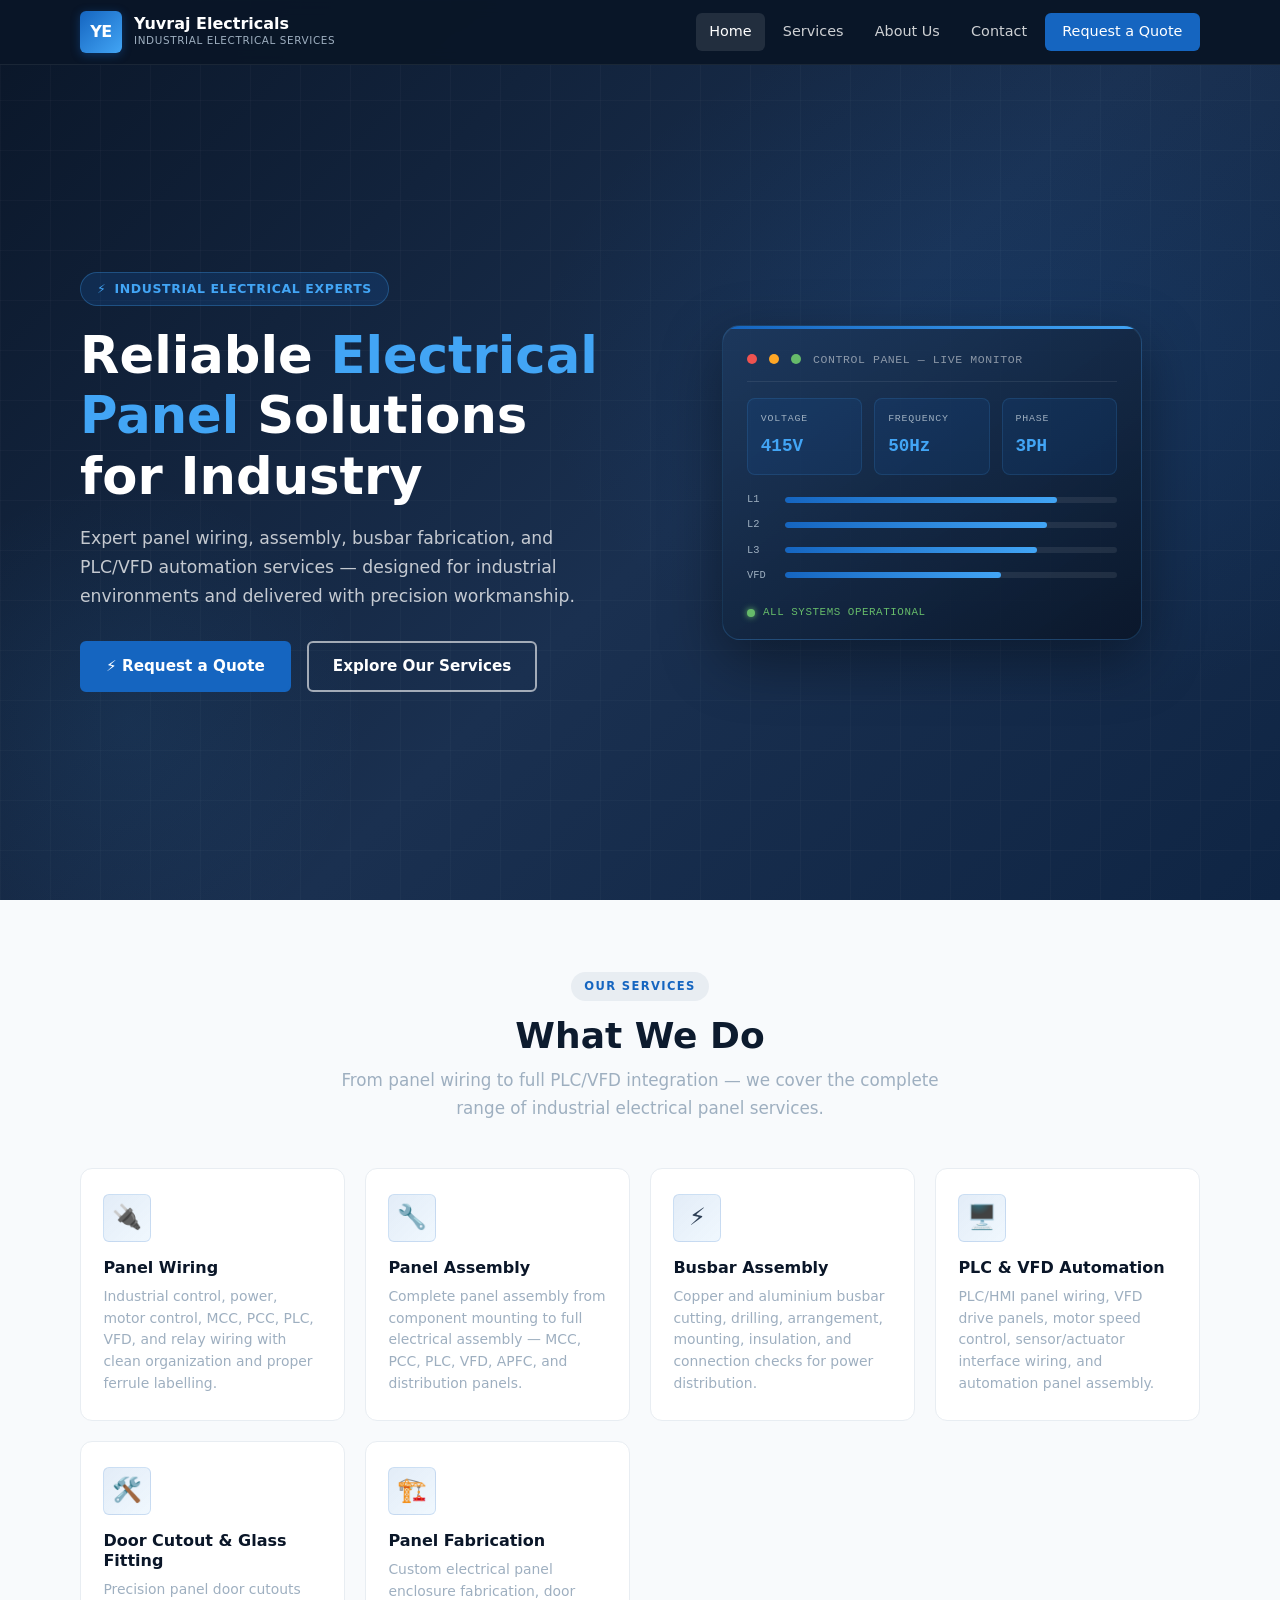
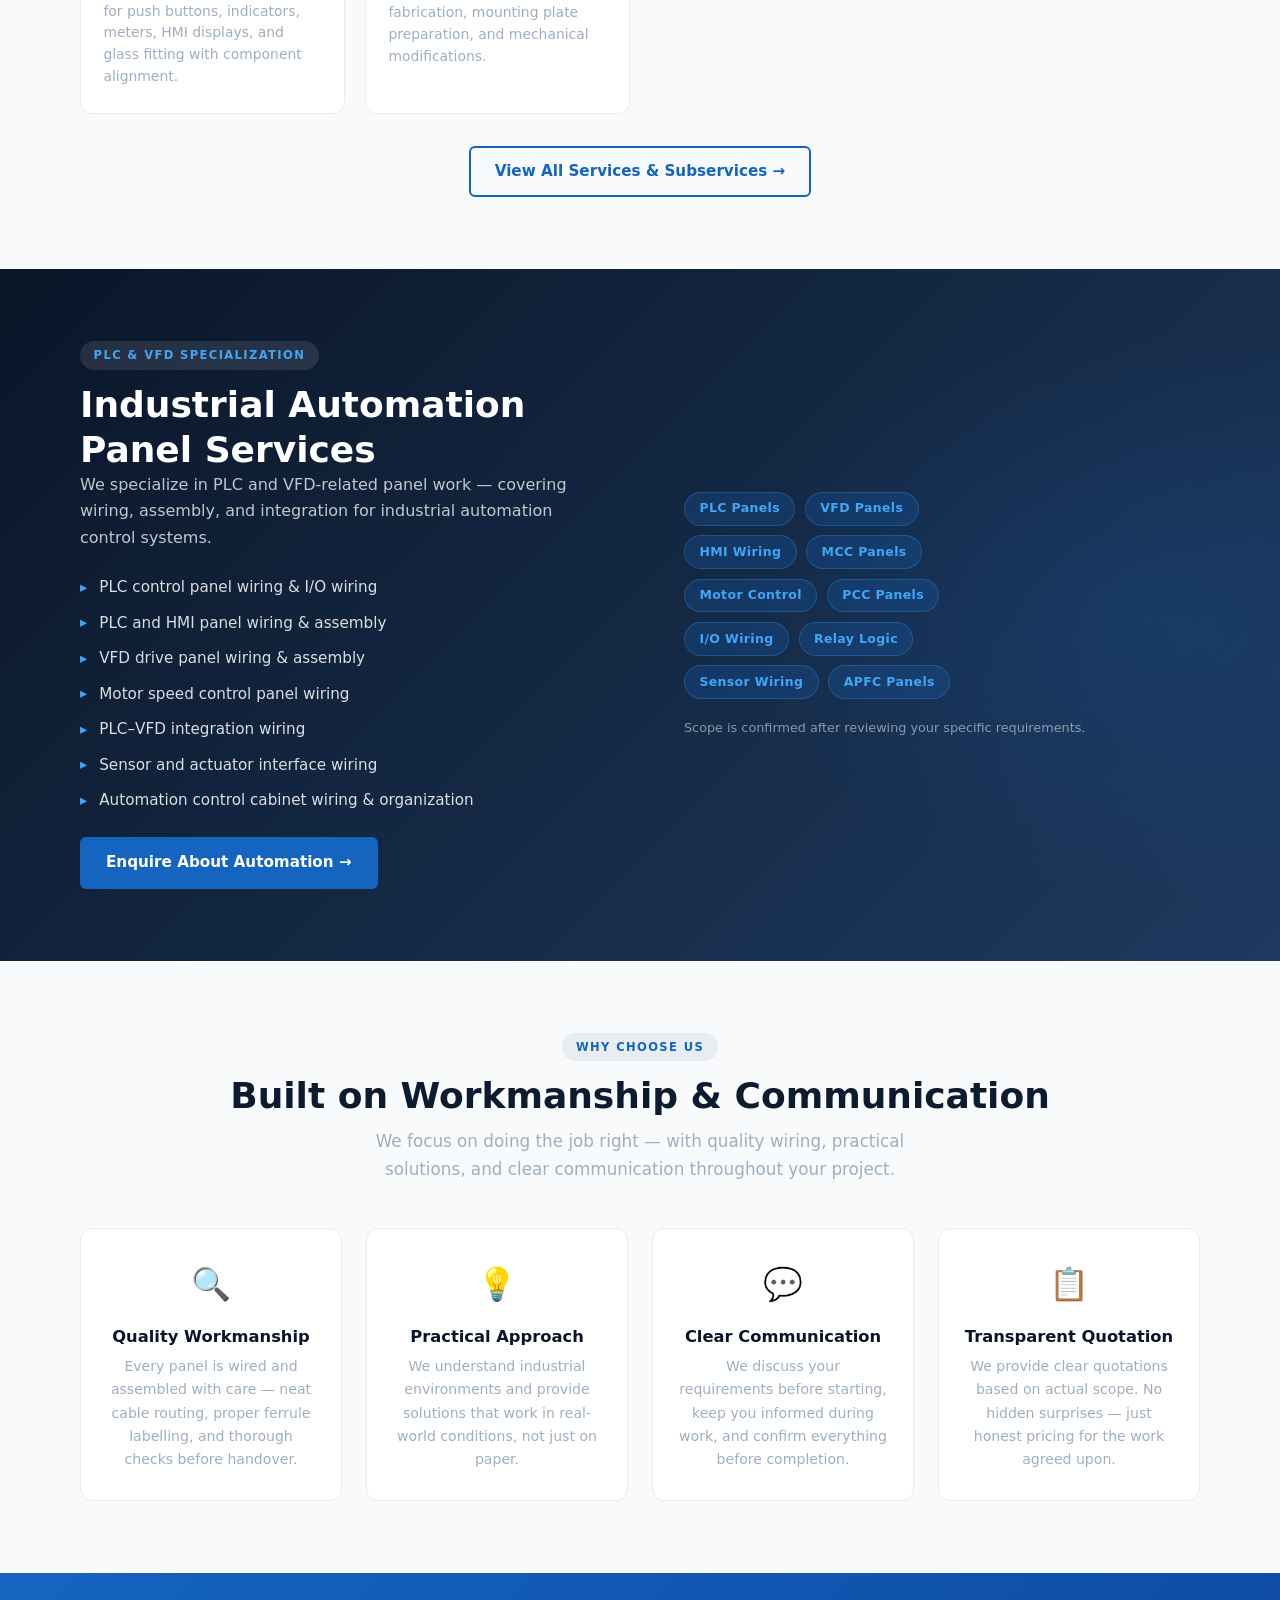
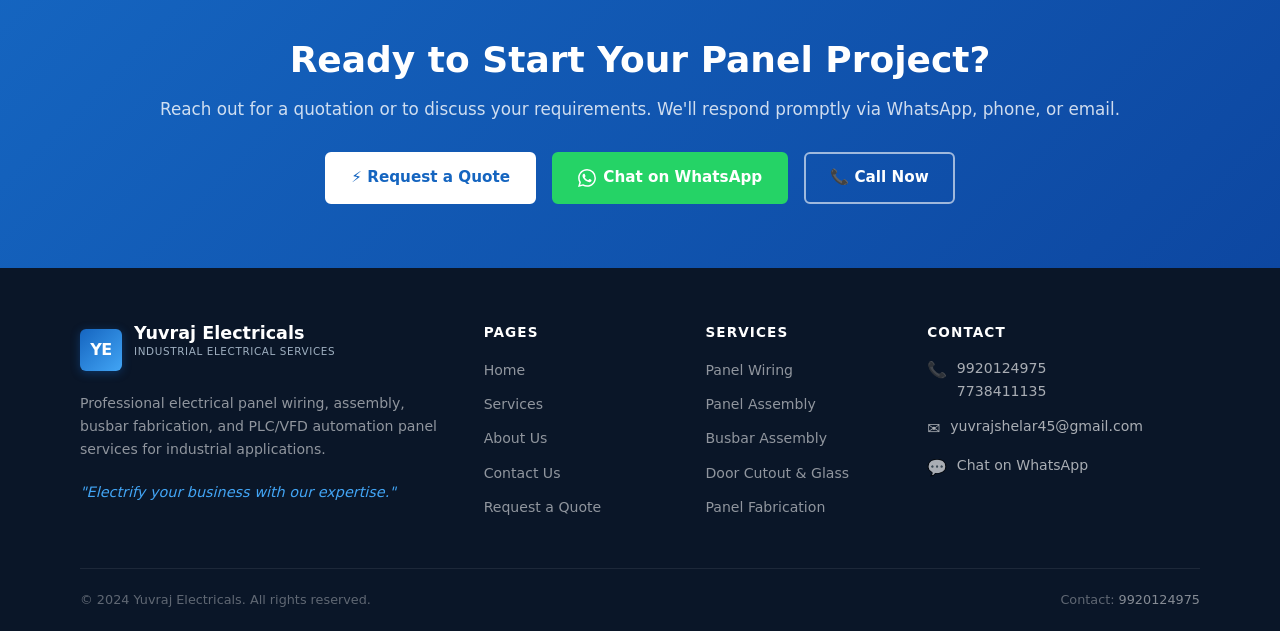
<file: index.html>
<!DOCTYPE html>
<html lang="en">
<head>
  <meta charset="UTF-8" />
  <meta name="viewport" content="width=device-width, initial-scale=1.0" />
  <title>Yuvraj Electricals – Electrical Panel Wiring, Assembly & Automation</title>
  <meta name="description" content="Yuvraj Electricals provides industrial electrical panel wiring, panel assembly, busbar assembly, panel fabrication, and PLC/VFD automation services. Contact: 9920124975." />
  <meta name="robots" content="index, follow" />
  <link rel="canonical" href="index.html" />
  <link rel="stylesheet" href="style.css" />
  <script type="application/ld+json">
  {
    "@context": "https://schema.org",
    "@type": "LocalBusiness",
    "name": "Yuvraj Electricals",
    "description": "Industrial electrical panel wiring, panel assembly, busbar assembly, panel fabrication and PLC/VFD automation services.",
    "telephone": ["+919920124975", "+917738411135"],
    "email": "yuvrajshelar45@gmail.com",
    "url": "index.html",
    "priceRange": "Contact for quote"
  }
  </script>
</head>
<body>

<!-- ======= NAVBAR ======= -->
<nav class="navbar" id="navbar" role="navigation" aria-label="Main navigation">
  <div class="nav-inner">
    <a href="index.html" class="nav-logo" aria-label="Yuvraj Electricals Home">
      <div class="logo-mark" aria-hidden="true">YE</div>
      <div class="logo-text">
        <span class="logo-name">Yuvraj Electricals</span>
        <span class="logo-sub">Industrial Electrical Services</span>
      </div>
    </a>
    <div class="nav-links" role="menubar">
      <a href="index.html" role="menuitem" class="active">Home</a>
      <a href="services.html" role="menuitem">Services</a>
      <a href="about.html" role="menuitem">About Us</a>
      <a href="contact.html" role="menuitem">Contact</a>
      <a href="contact.html" class="nav-cta" role="menuitem">Request a Quote</a>
    </div>
    <button class="hamburger" id="hamburger" aria-label="Toggle mobile menu" aria-expanded="false" aria-controls="mobileMenu">
      <span></span><span></span><span></span>
    </button>
  </div>
  <nav class="mobile-menu" id="mobileMenu" aria-label="Mobile navigation">
    <a href="index.html">Home</a>
    <a href="services.html">Services</a>
    <a href="about.html">About Us</a>
    <a href="contact.html">Contact</a>
    <a href="contact.html" class="mob-cta">⚡ Request a Quote</a>
  </nav>
</nav>

<!-- ======= HERO ======= -->
<section class="hero" id="home" aria-label="Hero section">
  <div class="hero-inner container">
    <div class="hero-content">
      <div class="hero-badge" aria-label="Industrial Electrical Experts">Industrial Electrical Experts</div>
      <h1>Reliable <span>Electrical Panel</span> Solutions for Industry</h1>
      <p>Expert panel wiring, assembly, busbar fabrication, and PLC/VFD automation services — designed for industrial environments and delivered with precision workmanship.</p>
      <div class="hero-actions">
        <a href="contact.html" class="btn btn-primary">⚡ Request a Quote</a>
        <a href="services.html" class="btn btn-secondary">Explore Our Services</a>
      </div>
    </div>
    <div class="hero-visual" aria-hidden="true">
      <div class="hero-panel-graphic">
        <div class="panel-header">
          <div class="panel-dot red"></div>
          <div class="panel-dot yellow"></div>
          <div class="panel-dot green"></div>
          <span class="panel-title">CONTROL PANEL — LIVE MONITOR</span>
        </div>
        <div class="panel-row">
          <div class="panel-card">
            <div class="panel-card-label">Voltage</div>
            <div class="panel-card-value">415V</div>
          </div>
          <div class="panel-card">
            <div class="panel-card-label">Frequency</div>
            <div class="panel-card-value">50Hz</div>
          </div>
          <div class="panel-card">
            <div class="panel-card-label">Phase</div>
            <div class="panel-card-value">3PH</div>
          </div>
        </div>
        <div class="panel-bar-row">
          <div class="panel-bar">
            <span class="panel-bar-label">L1</span>
            <div class="panel-bar-track"><div class="panel-bar-fill" style="width:82%"></div></div>
          </div>
          <div class="panel-bar">
            <span class="panel-bar-label">L2</span>
            <div class="panel-bar-track"><div class="panel-bar-fill" style="width:79%"></div></div>
          </div>
          <div class="panel-bar">
            <span class="panel-bar-label">L3</span>
            <div class="panel-bar-track"><div class="panel-bar-fill" style="width:76%"></div></div>
          </div>
          <div class="panel-bar">
            <span class="panel-bar-label">VFD</span>
            <div class="panel-bar-track"><div class="panel-bar-fill" style="width:65%"></div></div>
          </div>
        </div>
        <div class="panel-status">
          <div class="status-dot"></div>
          <span class="status-text">ALL SYSTEMS OPERATIONAL</span>
        </div>
      </div>
    </div>
  </div>
</section>

<!-- ======= SERVICES OVERVIEW ======= -->
<section class="services-overview section-pad" id="services-overview" aria-labelledby="services-heading">
  <div class="container">
    <div class="section-header">
      <span class="section-label">Our Services</span>
      <h2 id="services-heading">What We Do</h2>
      <p>From panel wiring to full PLC/VFD integration — we cover the complete range of industrial electrical panel services.</p>
    </div>
    <div class="services-grid">
      <div class="service-card">
        <div class="service-icon" aria-hidden="true">🔌</div>
        <h3>Panel Wiring</h3>
        <p>Industrial control, power, motor control, MCC, PCC, PLC, VFD, and relay wiring with clean organization and proper ferrule labelling.</p>
      </div>
      <div class="service-card">
        <div class="service-icon" aria-hidden="true">🔧</div>
        <h3>Panel Assembly</h3>
        <p>Complete panel assembly from component mounting to full electrical assembly — MCC, PCC, PLC, VFD, APFC, and distribution panels.</p>
      </div>
      <div class="service-card">
        <div class="service-icon" aria-hidden="true">⚡</div>
        <h3>Busbar Assembly</h3>
        <p>Copper and aluminium busbar cutting, drilling, arrangement, mounting, insulation, and connection checks for power distribution.</p>
      </div>
      <div class="service-card">
        <div class="service-icon" aria-hidden="true">🖥️</div>
        <h3>PLC & VFD Automation</h3>
        <p>PLC/HMI panel wiring, VFD drive panels, motor speed control, sensor/actuator interface wiring, and automation panel assembly.</p>
      </div>
      <div class="service-card">
        <div class="service-icon" aria-hidden="true">🛠️</div>
        <h3>Door Cutout & Glass Fitting</h3>
        <p>Precision panel door cutouts for push buttons, indicators, meters, HMI displays, and glass fitting with component alignment.</p>
      </div>
      <div class="service-card">
        <div class="service-icon" aria-hidden="true">🏗️</div>
        <h3>Panel Fabrication</h3>
        <p>Custom electrical panel enclosure fabrication, door fabrication, mounting plate preparation, and mechanical modifications.</p>
      </div>
    </div>
    <div class="text-center" style="margin-top:2rem;">
      <a href="services.html" class="btn btn-outline">View All Services &amp; Subservices →</a>
    </div>
  </div>
</section>

<!-- ======= AUTOMATION HIGHLIGHT ======= -->
<section class="automation-section section-pad" aria-labelledby="automation-heading">
  <div class="container">
    <div class="automation-inner">
      <div class="automation-content">
        <span class="section-label">PLC &amp; VFD Specialization</span>
        <h2 id="automation-heading" class="text-white">Industrial Automation Panel Services</h2>
        <p>We specialize in PLC and VFD-related panel work — covering wiring, assembly, and integration for industrial automation control systems.</p>
        <ul class="automation-list">
          <li>PLC control panel wiring &amp; I/O wiring</li>
          <li>PLC and HMI panel wiring &amp; assembly</li>
          <li>VFD drive panel wiring &amp; assembly</li>
          <li>Motor speed control panel wiring</li>
          <li>PLC–VFD integration wiring</li>
          <li>Sensor and actuator interface wiring</li>
          <li>Automation control cabinet wiring &amp; organization</li>
        </ul>
        <a href="contact.html" class="btn btn-primary">Enquire About Automation →</a>
      </div>
      <div class="automation-tags" style="flex-direction:column;gap:0.6rem;justify-content:center;align-items:flex-start;padding-left:1rem;">
        <div class="automation-tags">
          <span class="auto-tag">PLC Panels</span>
          <span class="auto-tag">VFD Panels</span>
        </div>
        <div class="automation-tags">
          <span class="auto-tag">HMI Wiring</span>
          <span class="auto-tag">MCC Panels</span>
        </div>
        <div class="automation-tags">
          <span class="auto-tag">Motor Control</span>
          <span class="auto-tag">PCC Panels</span>
        </div>
        <div class="automation-tags">
          <span class="auto-tag">I/O Wiring</span>
          <span class="auto-tag">Relay Logic</span>
        </div>
        <div class="automation-tags">
          <span class="auto-tag">Sensor Wiring</span>
          <span class="auto-tag">APFC Panels</span>
        </div>
        <p style="color:rgba(255,255,255,0.5);font-size:0.8rem;margin-top:0.5rem;">Scope is confirmed after reviewing your specific requirements.</p>
      </div>
    </div>
  </div>
</section>

<!-- ======= WHY CHOOSE US ======= -->
<section class="section-pad" style="background:var(--off-white);" aria-labelledby="why-heading">
  <div class="container">
    <div class="section-header">
      <span class="section-label">Why Choose Us</span>
      <h2 id="why-heading">Built on Workmanship &amp; Communication</h2>
      <p>We focus on doing the job right — with quality wiring, practical solutions, and clear communication throughout your project.</p>
    </div>
    <div class="why-grid">
      <div class="why-card">
        <span class="why-icon" aria-hidden="true">🔍</span>
        <h3>Quality Workmanship</h3>
        <p>Every panel is wired and assembled with care — neat cable routing, proper ferrule labelling, and thorough checks before handover.</p>
      </div>
      <div class="why-card">
        <span class="why-icon" aria-hidden="true">💡</span>
        <h3>Practical Approach</h3>
        <p>We understand industrial environments and provide solutions that work in real-world conditions, not just on paper.</p>
      </div>
      <div class="why-card">
        <span class="why-icon" aria-hidden="true">💬</span>
        <h3>Clear Communication</h3>
        <p>We discuss your requirements before starting, keep you informed during work, and confirm everything before completion.</p>
      </div>
      <div class="why-card">
        <span class="why-icon" aria-hidden="true">📋</span>
        <h3>Transparent Quotation</h3>
        <p>We provide clear quotations based on actual scope. No hidden surprises — just honest pricing for the work agreed upon.</p>
      </div>
    </div>
  </div>
</section>

<!-- ======= CTA SECTION ======= -->
<section class="cta-section" aria-labelledby="cta-heading">
  <div class="container">
    <h2 id="cta-heading">Ready to Start Your Panel Project?</h2>
    <p>Reach out for a quotation or to discuss your requirements. We'll respond promptly via WhatsApp, phone, or email.</p>
    <div class="cta-actions">
      <a href="contact.html" class="btn btn-cta-light">⚡ Request a Quote</a>
      <a href="https://wa.me/919920124975" target="_blank" rel="noopener noreferrer" class="btn btn-whatsapp">
        <svg width="18" height="18" viewBox="0 0 24 24" fill="currentColor" aria-hidden="true"><path d="M17.472 14.382c-.297-.149-1.758-.867-2.03-.967-.273-.099-.471-.148-.67.15-.197.297-.767.966-.94 1.164-.173.199-.347.223-.644.075-.297-.15-1.255-.463-2.39-1.475-.883-.788-1.48-1.761-1.653-2.059-.173-.297-.018-.458.13-.606.134-.133.298-.347.446-.52.149-.174.198-.298.298-.497.099-.198.05-.371-.025-.52-.075-.149-.669-1.612-.916-2.207-.242-.579-.487-.5-.669-.51-.173-.008-.371-.01-.57-.01-.198 0-.52.074-.792.372-.272.297-1.04 1.016-1.04 2.479 0 1.462 1.065 2.875 1.213 3.074.149.198 2.096 3.2 5.077 4.487.709.306 1.262.489 1.694.625.712.227 1.36.195 1.871.118.571-.085 1.758-.719 2.006-1.413.248-.694.248-1.289.173-1.413-.074-.124-.272-.198-.57-.347m-5.421 7.403h-.004a9.87 9.87 0 01-5.031-1.378l-.361-.214-3.741.982.998-3.648-.235-.374a9.86 9.86 0 01-1.51-5.26c.001-5.45 4.436-9.884 9.888-9.884 2.64 0 5.122 1.03 6.988 2.898a9.825 9.825 0 012.893 6.994c-.003 5.45-4.437 9.884-9.885 9.884m8.413-18.297A11.815 11.815 0 0012.05 0C5.495 0 .16 5.335.157 11.892c0 2.096.547 4.142 1.588 5.945L.057 24l6.305-1.654a11.882 11.882 0 005.683 1.448h.005c6.554 0 11.89-5.335 11.893-11.893a11.821 11.821 0 00-3.48-8.413z"/></svg>
        Chat on WhatsApp
      </a>
      <a href="tel:+919920124975" class="btn btn-cta-outline">📞 Call Now</a>
    </div>
  </div>
</section>

<!-- ======= FOOTER ======= -->
<footer role="contentinfo">
  <div class="container">
    <div class="footer-grid">
      <div class="footer-brand">
        <a href="index.html" class="nav-logo" style="margin-bottom:1rem;display:inline-flex;" aria-label="Yuvraj Electricals">
          <div class="logo-mark" aria-hidden="true">YE</div>
          <div class="logo-text">
            <span class="logo-name">Yuvraj Electricals</span>
            <span class="logo-sub">Industrial Electrical Services</span>
          </div>
        </a>
        <p class="footer-desc">Professional electrical panel wiring, assembly, busbar fabrication, and PLC/VFD automation panel services for industrial applications.</p>
        <p class="footer-tagline">"Electrify your business with our expertise."</p>
      </div>
      <div class="footer-col">
        <h4>Pages</h4>
        <ul>
          <li><a href="index.html">Home</a></li>
          <li><a href="services.html">Services</a></li>
          <li><a href="about.html">About Us</a></li>
          <li><a href="contact.html">Contact Us</a></li>
          <li><a href="contact.html">Request a Quote</a></li>
        </ul>
      </div>
      <div class="footer-col">
        <h4>Services</h4>
        <ul>
          <li><a href="services.html#panel-wiring">Panel Wiring</a></li>
          <li><a href="services.html#panel-assembly">Panel Assembly</a></li>
          <li><a href="services.html#busbar">Busbar Assembly</a></li>
          <li><a href="services.html#door-cutout">Door Cutout &amp; Glass</a></li>
          <li><a href="services.html#fabrication">Panel Fabrication</a></li>
        </ul>
      </div>
      <div class="footer-col">
        <h4>Contact</h4>
        <div class="footer-contact-item">
          <span aria-hidden="true">📞</span>
          <div>
            <a href="tel:+919920124975">9920124975</a><br>
            <a href="tel:+917738411135">7738411135</a>
          </div>
        </div>
        <div class="footer-contact-item">
          <span aria-hidden="true">✉️</span>
          <a href="mailto:yuvrajshelar45@gmail.com">yuvrajshelar45@gmail.com</a>
        </div>
        <div class="footer-contact-item">
          <span aria-hidden="true">💬</span>
          <a href="https://wa.me/919920124975" target="_blank" rel="noopener noreferrer">Chat on WhatsApp</a>
        </div>
      </div>
    </div>
    <div class="footer-bottom">
      <span>© 2024 Yuvraj Electricals. All rights reserved.</span>
      <span>Contact: <a href="tel:+919920124975" style="color:rgba(255,255,255,0.5);">9920124975</a></span>
    </div>
  </div>
</footer>

<!-- ======= BACK TO TOP ======= -->
<button class="back-to-top" id="backToTop" aria-label="Back to top">▲</button>

<script src="script.js"></script>
</body>
</html>
</file>
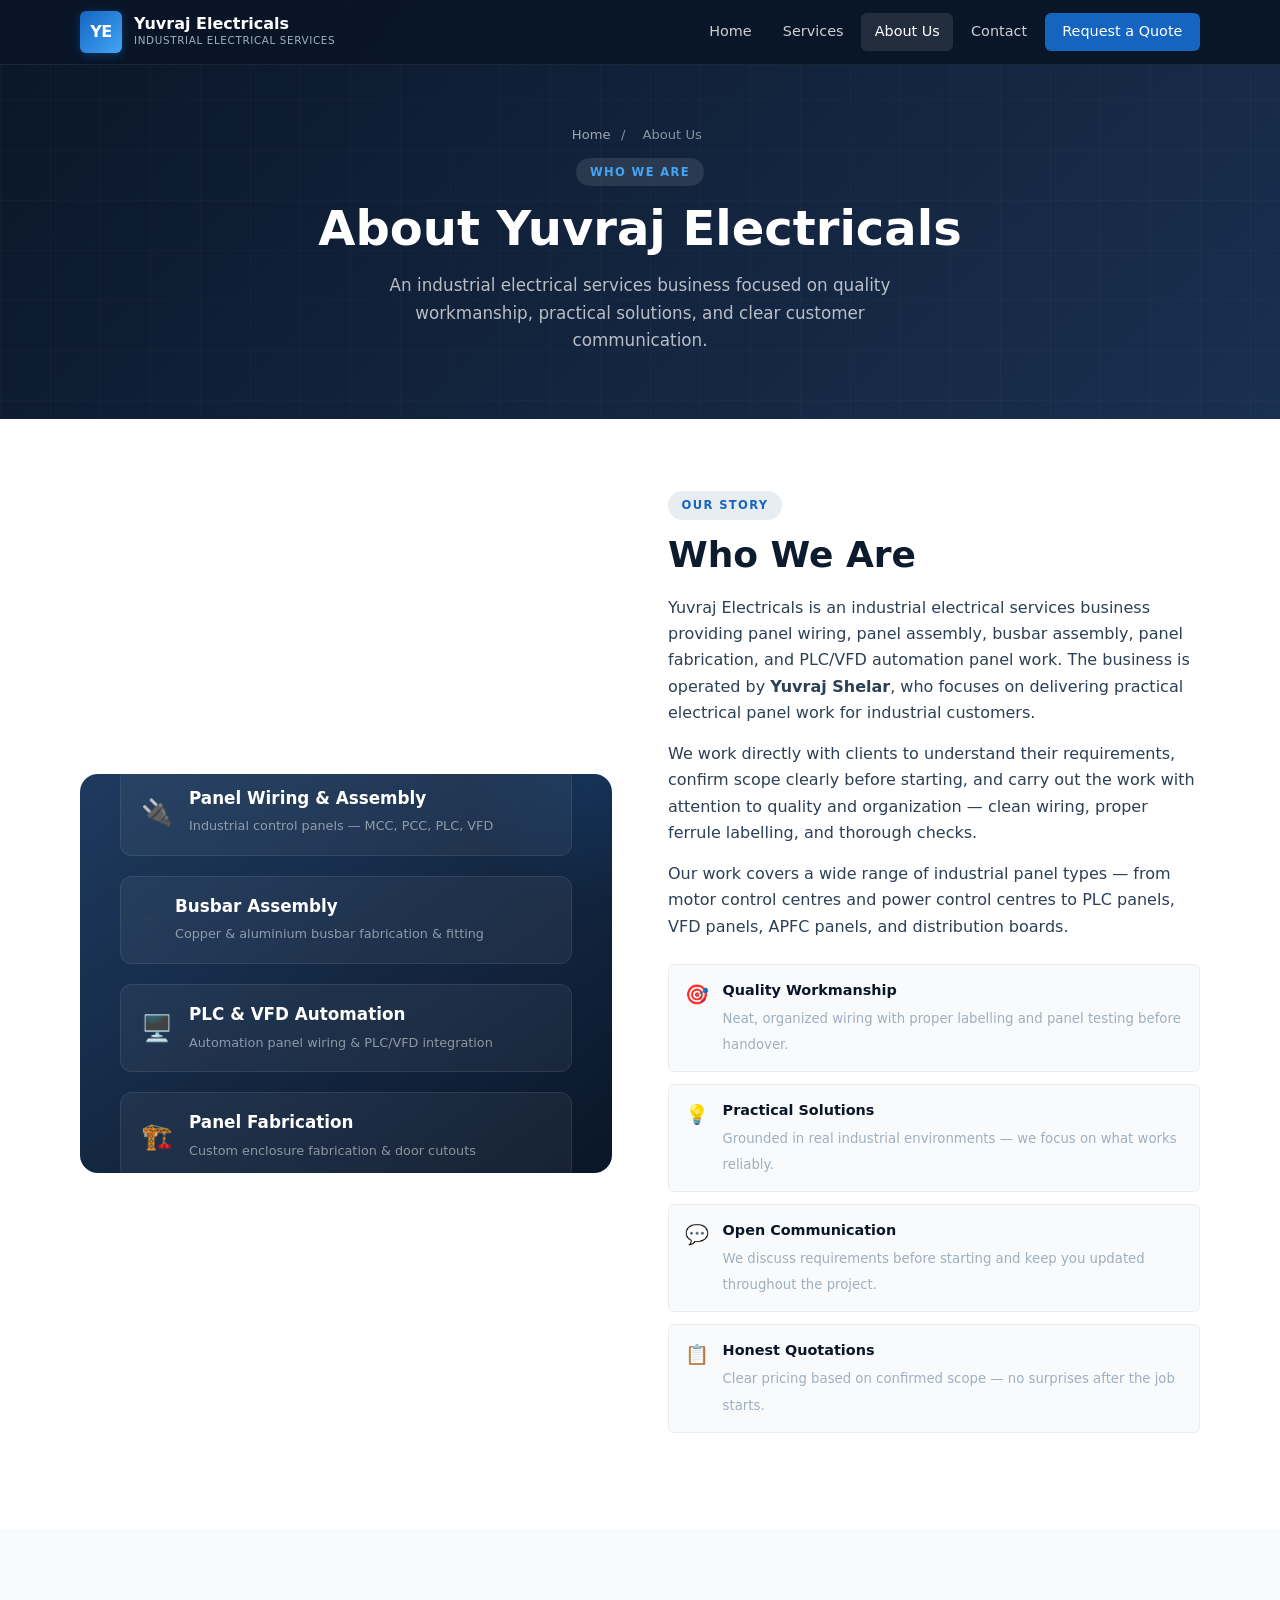
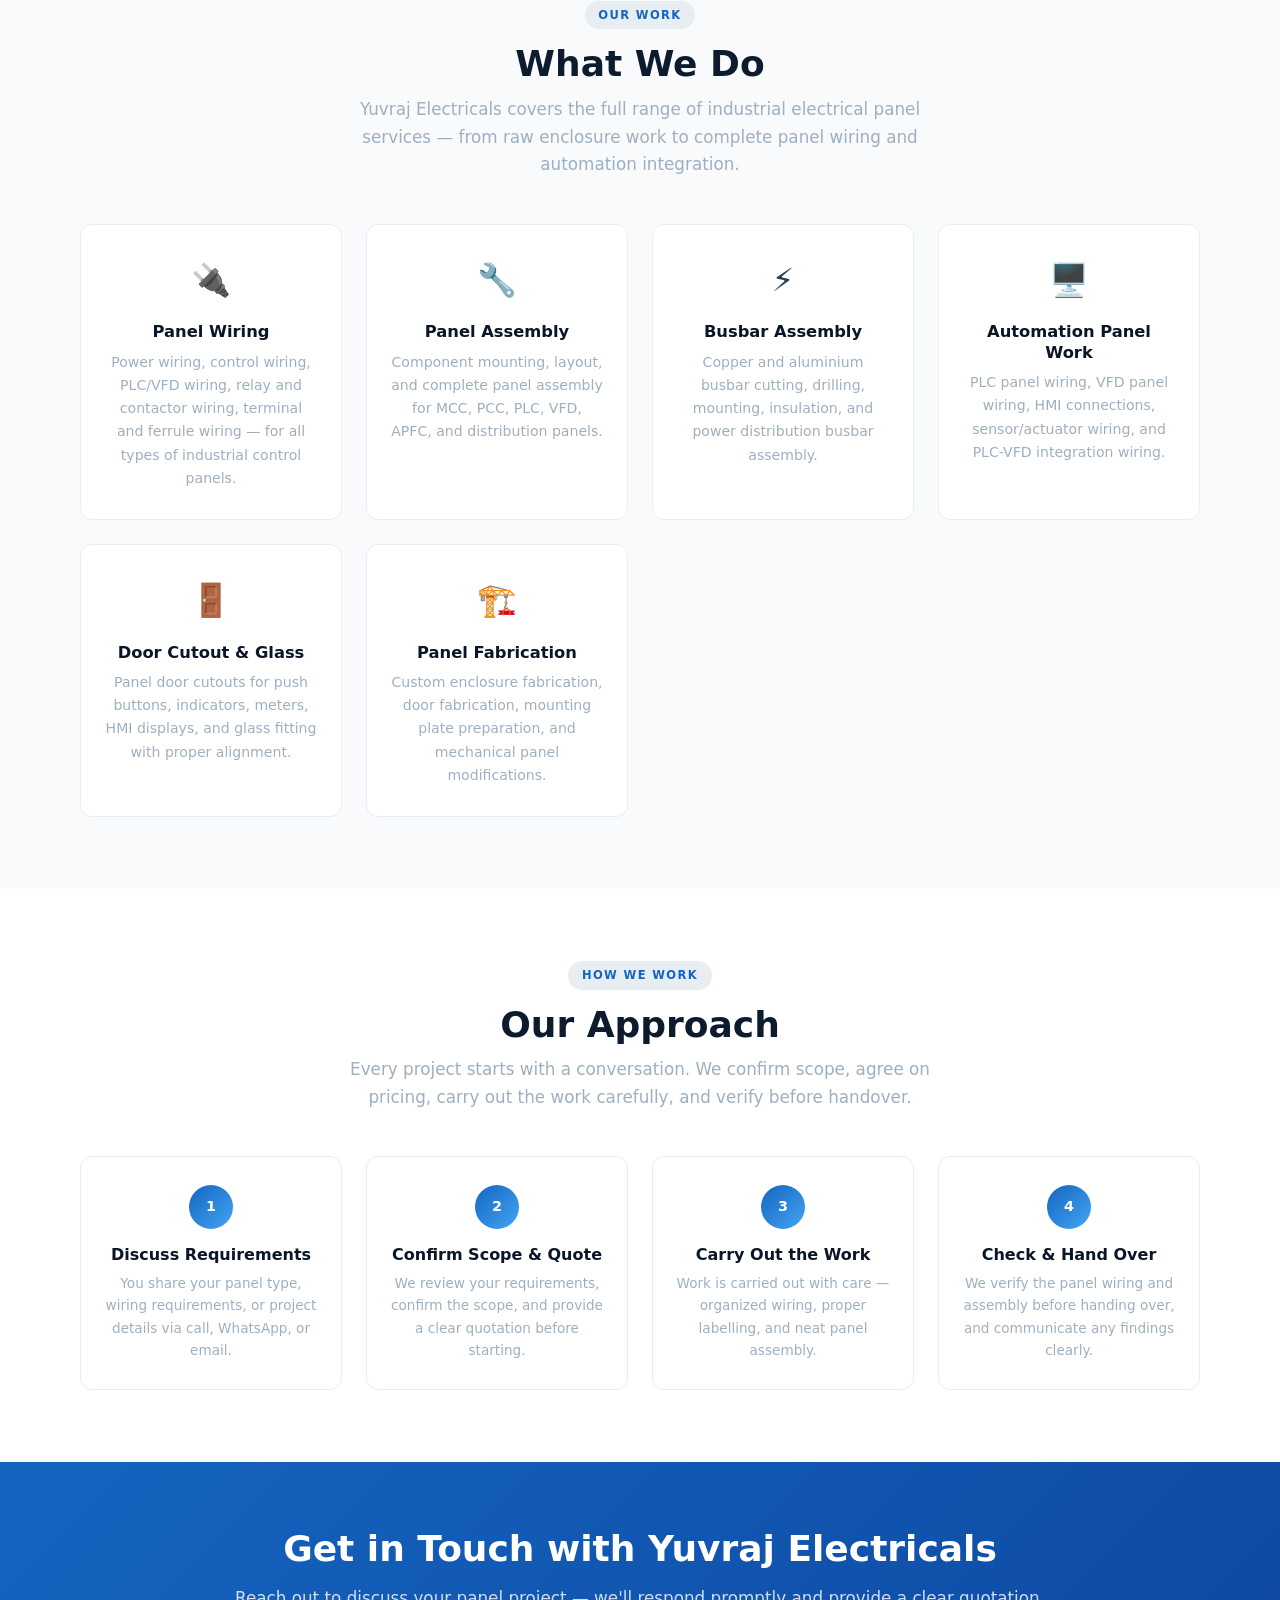
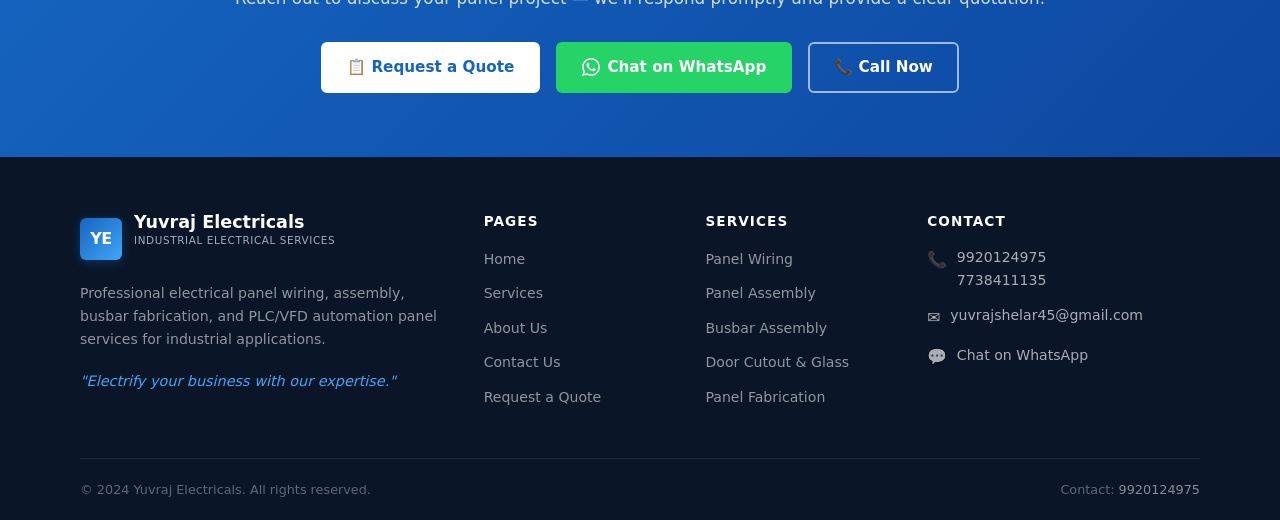
<file: about.html>
<!DOCTYPE html>
<html lang="en">
<head>
  <meta charset="UTF-8" />
  <meta name="viewport" content="width=device-width, initial-scale=1.0" />
  <title>About Us – Yuvraj Electricals | Industrial Electrical Panel Services</title>
  <meta name="description" content="Learn about Yuvraj Electricals — an industrial electrical panel wiring, assembly, busbar, fabrication and PLC/VFD automation service provider run by Yuvraj Shelar." />
  <link rel="canonical" href="about.html" />
  <link rel="stylesheet" href="style.css" />
</head>
<body>

<!-- ======= NAVBAR ======= -->
<nav class="navbar" id="navbar" role="navigation" aria-label="Main navigation">
  <div class="nav-inner">
    <a href="index.html" class="nav-logo" aria-label="Yuvraj Electricals Home">
      <div class="logo-mark" aria-hidden="true">YE</div>
      <div class="logo-text">
        <span class="logo-name">Yuvraj Electricals</span>
        <span class="logo-sub">Industrial Electrical Services</span>
      </div>
    </a>
    <div class="nav-links" role="menubar">
      <a href="index.html" role="menuitem">Home</a>
      <a href="services.html" role="menuitem">Services</a>
      <a href="about.html" role="menuitem" class="active">About Us</a>
      <a href="contact.html" role="menuitem">Contact</a>
      <a href="contact.html" class="nav-cta" role="menuitem">Request a Quote</a>
    </div>
    <button class="hamburger" id="hamburger" aria-label="Toggle mobile menu" aria-expanded="false" aria-controls="mobileMenu">
      <span></span><span></span><span></span>
    </button>
  </div>
  <nav class="mobile-menu" id="mobileMenu" aria-label="Mobile navigation">
    <a href="index.html">Home</a>
    <a href="services.html">Services</a>
    <a href="about.html">About Us</a>
    <a href="contact.html">Contact</a>
    <a href="contact.html" class="mob-cta">⚡ Request a Quote</a>
  </nav>
</nav>

<!-- ======= PAGE HERO ======= -->
<section class="page-hero" aria-labelledby="about-page-heading">
  <div class="container page-hero-inner">
    <nav class="breadcrumb" aria-label="Breadcrumb">
      <a href="index.html">Home</a><span aria-hidden="true"> / </span><span>About Us</span>
    </nav>
    <span class="section-label" style="background:rgba(255,255,255,0.1);color:#42a5f5;">Who We Are</span>
    <h1 id="about-page-heading">About Yuvraj Electricals</h1>
    <p>An industrial electrical services business focused on quality workmanship, practical solutions, and clear customer communication.</p>
  </div>
</section>

<!-- ======= ABOUT MAIN ======= -->
<main class="section-pad" id="main-content">
  <div class="container">
    <div class="about-grid">

      <!-- Visual Panel -->
      <div class="about-visual" aria-hidden="true">
        <div class="about-stat">
          <div class="about-stat-icon">🔌</div>
          <div class="about-stat-text">
            <strong>Panel Wiring &amp; Assembly</strong>
            <span>Industrial control panels — MCC, PCC, PLC, VFD</span>
          </div>
        </div>
        <div class="about-stat">
          <div class="about-stat-icon">⚡</div>
          <div class="about-stat-text">
            <strong>Busbar Assembly</strong>
            <span>Copper &amp; aluminium busbar fabrication &amp; fitting</span>
          </div>
        </div>
        <div class="about-stat">
          <div class="about-stat-icon">🖥️</div>
          <div class="about-stat-text">
            <strong>PLC &amp; VFD Automation</strong>
            <span>Automation panel wiring &amp; PLC/VFD integration</span>
          </div>
        </div>
        <div class="about-stat">
          <div class="about-stat-icon">🏗️</div>
          <div class="about-stat-text">
            <strong>Panel Fabrication</strong>
            <span>Custom enclosure fabrication &amp; door cutouts</span>
          </div>
        </div>
      </div>

      <!-- Content -->
      <div class="about-content">
        <span class="section-label">Our Story</span>
        <h2>Who We Are</h2>
        <p>Yuvraj Electricals is an industrial electrical services business providing panel wiring, panel assembly, busbar assembly, panel fabrication, and PLC/VFD automation panel work. The business is operated by <strong>Yuvraj Shelar</strong>, who focuses on delivering practical electrical panel work for industrial customers.</p>
        <p>We work directly with clients to understand their requirements, confirm scope clearly before starting, and carry out the work with attention to quality and organization — clean wiring, proper ferrule labelling, and thorough checks.</p>
        <p>Our work covers a wide range of industrial panel types — from motor control centres and power control centres to PLC panels, VFD panels, APFC panels, and distribution boards.</p>

        <div class="values-list" aria-label="Our values">
          <div class="value-item">
            <span class="value-icon" aria-hidden="true">🎯</span>
            <div class="value-text">
              <strong>Quality Workmanship</strong>
              <span>Neat, organized wiring with proper labelling and panel testing before handover.</span>
            </div>
          </div>
          <div class="value-item">
            <span class="value-icon" aria-hidden="true">💡</span>
            <div class="value-text">
              <strong>Practical Solutions</strong>
              <span>Grounded in real industrial environments — we focus on what works reliably.</span>
            </div>
          </div>
          <div class="value-item">
            <span class="value-icon" aria-hidden="true">💬</span>
            <div class="value-text">
              <strong>Open Communication</strong>
              <span>We discuss requirements before starting and keep you updated throughout the project.</span>
            </div>
          </div>
          <div class="value-item">
            <span class="value-icon" aria-hidden="true">📋</span>
            <div class="value-text">
              <strong>Honest Quotations</strong>
              <span>Clear pricing based on confirmed scope — no surprises after the job starts.</span>
            </div>
          </div>
        </div>
      </div>
    </div>
  </div>
</main>

<!-- ======= WHAT WE DO ======= -->
<section class="section-pad" style="background:var(--off-white);" aria-labelledby="what-we-do-heading">
  <div class="container">
    <div class="section-header">
      <span class="section-label">Our Work</span>
      <h2 id="what-we-do-heading">What We Do</h2>
      <p>Yuvraj Electricals covers the full range of industrial electrical panel services — from raw enclosure work to complete panel wiring and automation integration.</p>
    </div>
    <div class="why-grid">
      <div class="why-card">
        <span class="why-icon" aria-hidden="true">🔌</span>
        <h3>Panel Wiring</h3>
        <p>Power wiring, control wiring, PLC/VFD wiring, relay and contactor wiring, terminal and ferrule wiring — for all types of industrial control panels.</p>
      </div>
      <div class="why-card">
        <span class="why-icon" aria-hidden="true">🔧</span>
        <h3>Panel Assembly</h3>
        <p>Component mounting, layout, and complete panel assembly for MCC, PCC, PLC, VFD, APFC, and distribution panels.</p>
      </div>
      <div class="why-card">
        <span class="why-icon" aria-hidden="true">⚡</span>
        <h3>Busbar Assembly</h3>
        <p>Copper and aluminium busbar cutting, drilling, mounting, insulation, and power distribution busbar assembly.</p>
      </div>
      <div class="why-card">
        <span class="why-icon" aria-hidden="true">🖥️</span>
        <h3>Automation Panel Work</h3>
        <p>PLC panel wiring, VFD panel wiring, HMI connections, sensor/actuator wiring, and PLC-VFD integration wiring.</p>
      </div>
      <div class="why-card">
        <span class="why-icon" aria-hidden="true">🚪</span>
        <h3>Door Cutout &amp; Glass</h3>
        <p>Panel door cutouts for push buttons, indicators, meters, HMI displays, and glass fitting with proper alignment.</p>
      </div>
      <div class="why-card">
        <span class="why-icon" aria-hidden="true">🏗️</span>
        <h3>Panel Fabrication</h3>
        <p>Custom enclosure fabrication, door fabrication, mounting plate preparation, and mechanical panel modifications.</p>
      </div>
    </div>
  </div>
</section>

<!-- ======= OUR APPROACH ======= -->
<section class="section-pad" aria-labelledby="approach-heading">
  <div class="container">
    <div class="section-header">
      <span class="section-label">How We Work</span>
      <h2 id="approach-heading">Our Approach</h2>
      <p>Every project starts with a conversation. We confirm scope, agree on pricing, carry out the work carefully, and verify before handover.</p>
    </div>
    <div class="process-steps">
      <div class="step-card">
        <div class="step-number" aria-hidden="true">1</div>
        <h4>Discuss Requirements</h4>
        <p>You share your panel type, wiring requirements, or project details via call, WhatsApp, or email.</p>
      </div>
      <div class="step-card">
        <div class="step-number" aria-hidden="true">2</div>
        <h4>Confirm Scope &amp; Quote</h4>
        <p>We review your requirements, confirm the scope, and provide a clear quotation before starting.</p>
      </div>
      <div class="step-card">
        <div class="step-number" aria-hidden="true">3</div>
        <h4>Carry Out the Work</h4>
        <p>Work is carried out with care — organized wiring, proper labelling, and neat panel assembly.</p>
      </div>
      <div class="step-card">
        <div class="step-number" aria-hidden="true">4</div>
        <h4>Check &amp; Hand Over</h4>
        <p>We verify the panel wiring and assembly before handing over, and communicate any findings clearly.</p>
      </div>
    </div>
  </div>
</section>

<!-- ======= CONTACT CTA ======= -->
<section class="cta-section" aria-labelledby="about-cta-heading">
  <div class="container">
    <h2 id="about-cta-heading">Get in Touch with Yuvraj Electricals</h2>
    <p>Reach out to discuss your panel project — we'll respond promptly and provide a clear quotation.</p>
    <div class="cta-actions">
      <a href="contact.html" class="btn btn-cta-light">📋 Request a Quote</a>
      <a href="https://wa.me/919920124975" target="_blank" rel="noopener noreferrer" class="btn btn-whatsapp">
        <svg width="18" height="18" viewBox="0 0 24 24" fill="currentColor" aria-hidden="true"><path d="M17.472 14.382c-.297-.149-1.758-.867-2.03-.967-.273-.099-.471-.148-.67.15-.197.297-.767.966-.94 1.164-.173.199-.347.223-.644.075-.297-.15-1.255-.463-2.39-1.475-.883-.788-1.48-1.761-1.653-2.059-.173-.297-.018-.458.13-.606.134-.133.298-.347.446-.52.149-.174.198-.298.298-.497.099-.198.05-.371-.025-.52-.075-.149-.669-1.612-.916-2.207-.242-.579-.487-.5-.669-.51-.173-.008-.371-.01-.57-.01-.198 0-.52.074-.792.372-.272.297-1.04 1.016-1.04 2.479 0 1.462 1.065 2.875 1.213 3.074.149.198 2.096 3.2 5.077 4.487.709.306 1.262.489 1.694.625.712.227 1.36.195 1.871.118.571-.085 1.758-.719 2.006-1.413.248-.694.248-1.289.173-1.413-.074-.124-.272-.198-.57-.347m-5.421 7.403h-.004a9.87 9.87 0 01-5.031-1.378l-.361-.214-3.741.982.998-3.648-.235-.374a9.86 9.86 0 01-1.51-5.26c.001-5.45 4.436-9.884 9.888-9.884 2.64 0 5.122 1.03 6.988 2.898a9.825 9.825 0 012.893 6.994c-.003 5.45-4.437 9.884-9.885 9.884m8.413-18.297A11.815 11.815 0 0012.05 0C5.495 0 .16 5.335.157 11.892c0 2.096.547 4.142 1.588 5.945L.057 24l6.305-1.654a11.882 11.882 0 005.683 1.448h.005c6.554 0 11.89-5.335 11.893-11.893a11.821 11.821 0 00-3.48-8.413z"/></svg>
        Chat on WhatsApp
      </a>
      <a href="tel:+919920124975" class="btn btn-cta-outline">📞 Call Now</a>
    </div>
  </div>
</section>

<!-- ======= FOOTER ======= -->
<footer role="contentinfo">
  <div class="container">
    <div class="footer-grid">
      <div class="footer-brand">
        <a href="index.html" class="nav-logo" style="margin-bottom:1rem;display:inline-flex;" aria-label="Yuvraj Electricals">
          <div class="logo-mark" aria-hidden="true">YE</div>
          <div class="logo-text">
            <span class="logo-name">Yuvraj Electricals</span>
            <span class="logo-sub">Industrial Electrical Services</span>
          </div>
        </a>
        <p class="footer-desc">Professional electrical panel wiring, assembly, busbar fabrication, and PLC/VFD automation panel services for industrial applications.</p>
        <p class="footer-tagline">"Electrify your business with our expertise."</p>
      </div>
      <div class="footer-col">
        <h4>Pages</h4>
        <ul>
          <li><a href="index.html">Home</a></li>
          <li><a href="services.html">Services</a></li>
          <li><a href="about.html">About Us</a></li>
          <li><a href="contact.html">Contact Us</a></li>
          <li><a href="contact.html">Request a Quote</a></li>
        </ul>
      </div>
      <div class="footer-col">
        <h4>Services</h4>
        <ul>
          <li><a href="services.html#panel-wiring">Panel Wiring</a></li>
          <li><a href="services.html#panel-assembly">Panel Assembly</a></li>
          <li><a href="services.html#busbar">Busbar Assembly</a></li>
          <li><a href="services.html#door-cutout">Door Cutout &amp; Glass</a></li>
          <li><a href="services.html#fabrication">Panel Fabrication</a></li>
        </ul>
      </div>
      <div class="footer-col">
        <h4>Contact</h4>
        <div class="footer-contact-item">
          <span aria-hidden="true">📞</span>
          <div>
            <a href="tel:+919920124975">9920124975</a><br>
            <a href="tel:+917738411135">7738411135</a>
          </div>
        </div>
        <div class="footer-contact-item">
          <span aria-hidden="true">✉️</span>
          <a href="mailto:yuvrajshelar45@gmail.com">yuvrajshelar45@gmail.com</a>
        </div>
        <div class="footer-contact-item">
          <span aria-hidden="true">💬</span>
          <a href="https://wa.me/919920124975" target="_blank" rel="noopener noreferrer">Chat on WhatsApp</a>
        </div>
      </div>
    </div>
    <div class="footer-bottom">
      <span>© 2024 Yuvraj Electricals. All rights reserved.</span>
      <span>Contact: <a href="tel:+919920124975" style="color:rgba(255,255,255,0.5);">9920124975</a></span>
    </div>
  </div>
</footer>

<button class="back-to-top" id="backToTop" aria-label="Back to top">▲</button>
<script src="script.js"></script>
</body>
</html>
</file>
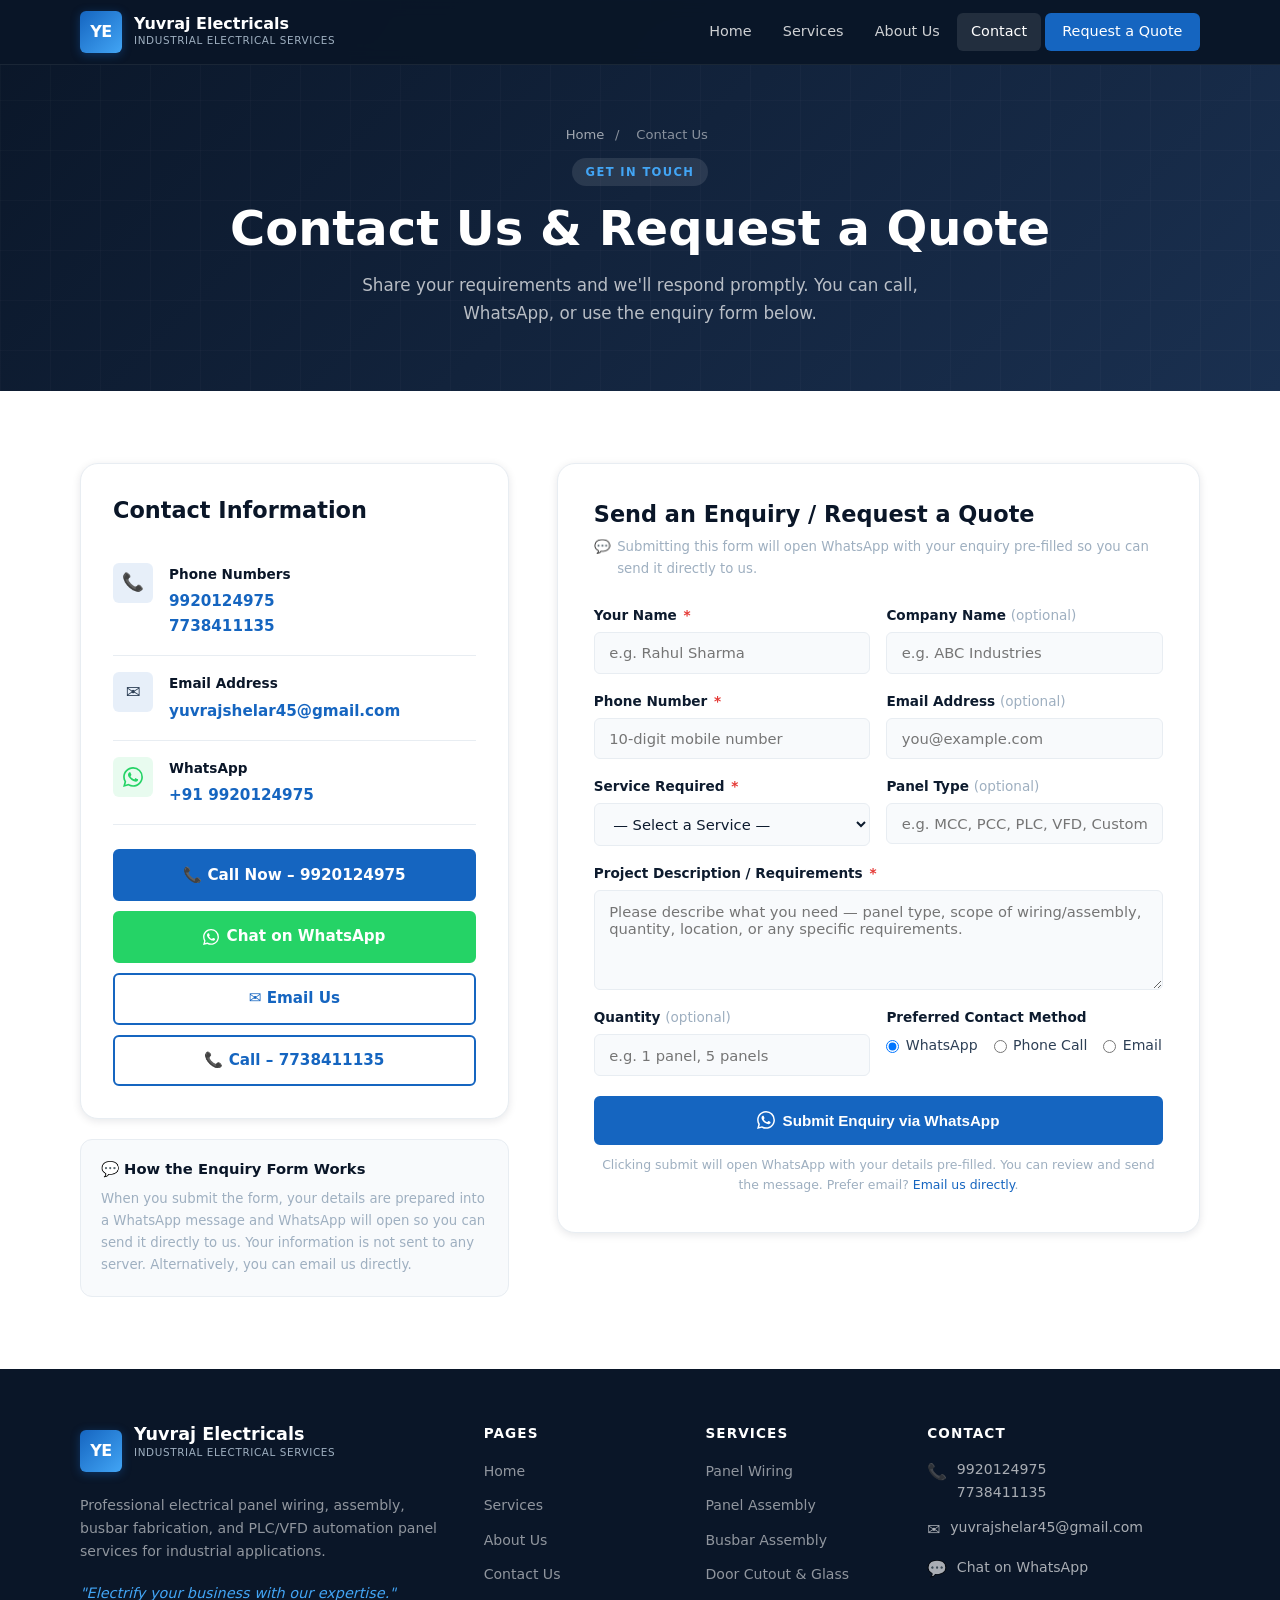
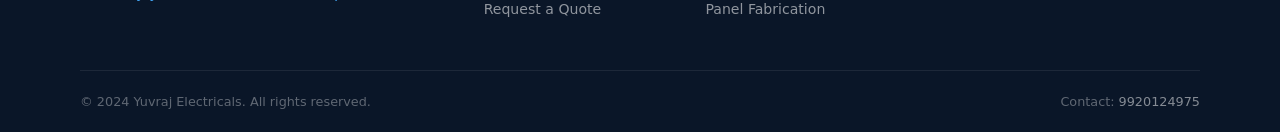
<file: contact.html>
<!DOCTYPE html>
<html lang="en">
<head>
  <meta charset="UTF-8" />
  <meta name="viewport" content="width=device-width, initial-scale=1.0" />
  <title>Contact Us – Yuvraj Electricals | Request a Quote</title>
  <meta name="description" content="Contact Yuvraj Electricals for electrical panel wiring, assembly, busbar, and PLC/VFD services. Call 9920124975 or send a WhatsApp enquiry. Fast response guaranteed." />
  <link rel="canonical" href="contact.html" />
  <link rel="stylesheet" href="style.css" />
</head>
<body>

<!-- ======= NAVBAR ======= -->
<nav class="navbar" id="navbar" role="navigation" aria-label="Main navigation">
  <div class="nav-inner">
    <a href="index.html" class="nav-logo" aria-label="Yuvraj Electricals Home">
      <div class="logo-mark" aria-hidden="true">YE</div>
      <div class="logo-text">
        <span class="logo-name">Yuvraj Electricals</span>
        <span class="logo-sub">Industrial Electrical Services</span>
      </div>
    </a>
    <div class="nav-links" role="menubar">
      <a href="index.html" role="menuitem">Home</a>
      <a href="services.html" role="menuitem">Services</a>
      <a href="about.html" role="menuitem">About Us</a>
      <a href="contact.html" role="menuitem" class="active">Contact</a>
      <a href="contact.html" class="nav-cta" role="menuitem">Request a Quote</a>
    </div>
    <button class="hamburger" id="hamburger" aria-label="Toggle mobile menu" aria-expanded="false" aria-controls="mobileMenu">
      <span></span><span></span><span></span>
    </button>
  </div>
  <nav class="mobile-menu" id="mobileMenu" aria-label="Mobile navigation">
    <a href="index.html">Home</a>
    <a href="services.html">Services</a>
    <a href="about.html">About Us</a>
    <a href="contact.html">Contact</a>
    <a href="contact.html" class="mob-cta">⚡ Request a Quote</a>
  </nav>
</nav>

<!-- ======= PAGE HERO ======= -->
<section class="page-hero" aria-labelledby="contact-page-heading">
  <div class="container page-hero-inner">
    <nav class="breadcrumb" aria-label="Breadcrumb">
      <a href="index.html">Home</a><span aria-hidden="true"> / </span><span>Contact Us</span>
    </nav>
    <span class="section-label" style="background:rgba(255,255,255,0.1);color:#42a5f5;">Get in Touch</span>
    <h1 id="contact-page-heading">Contact Us &amp; Request a Quote</h1>
    <p>Share your requirements and we'll respond promptly. You can call, WhatsApp, or use the enquiry form below.</p>
  </div>
</section>

<!-- ======= CONTACT CONTENT ======= -->
<main class="section-pad" id="main-content">
  <div class="container">
    <div class="contact-grid">

      <!-- Contact Info -->
      <aside>
        <div class="contact-info-card" aria-labelledby="contact-info-heading">
          <h3 id="contact-info-heading">Contact Information</h3>

          <div class="contact-method">
            <div class="contact-method-icon phone" aria-hidden="true">📞</div>
            <div class="contact-method-body">
              <strong>Phone Numbers</strong>
              <a href="tel:+919920124975" aria-label="Call 9920124975">9920124975</a>
              <a href="tel:+917738411135" aria-label="Call 7738411135">7738411135</a>
            </div>
          </div>

          <div class="contact-method">
            <div class="contact-method-icon email" aria-hidden="true">✉️</div>
            <div class="contact-method-body">
              <strong>Email Address</strong>
              <a href="mailto:yuvrajshelar45@gmail.com" aria-label="Email Yuvraj Electricals">yuvrajshelar45@gmail.com</a>
            </div>
          </div>

          <div class="contact-method">
            <div class="contact-method-icon whatsapp" aria-hidden="true">
              <svg width="20" height="20" viewBox="0 0 24 24" fill="#25d366" aria-hidden="true"><path d="M17.472 14.382c-.297-.149-1.758-.867-2.03-.967-.273-.099-.471-.148-.67.15-.197.297-.767.966-.94 1.164-.173.199-.347.223-.644.075-.297-.15-1.255-.463-2.39-1.475-.883-.788-1.48-1.761-1.653-2.059-.173-.297-.018-.458.13-.606.134-.133.298-.347.446-.52.149-.174.198-.298.298-.497.099-.198.05-.371-.025-.52-.075-.149-.669-1.612-.916-2.207-.242-.579-.487-.5-.669-.51-.173-.008-.371-.01-.57-.01-.198 0-.52.074-.792.372-.272.297-1.04 1.016-1.04 2.479 0 1.462 1.065 2.875 1.213 3.074.149.198 2.096 3.2 5.077 4.487.709.306 1.262.489 1.694.625.712.227 1.36.195 1.871.118.571-.085 1.758-.719 2.006-1.413.248-.694.248-1.289.173-1.413-.074-.124-.272-.198-.57-.347m-5.421 7.403h-.004a9.87 9.87 0 01-5.031-1.378l-.361-.214-3.741.982.998-3.648-.235-.374a9.86 9.86 0 01-1.51-5.26c.001-5.45 4.436-9.884 9.888-9.884 2.64 0 5.122 1.03 6.988 2.898a9.825 9.825 0 012.893 6.994c-.003 5.45-4.437 9.884-9.885 9.884m8.413-18.297A11.815 11.815 0 0012.05 0C5.495 0 .16 5.335.157 11.892c0 2.096.547 4.142 1.588 5.945L.057 24l6.305-1.654a11.882 11.882 0 005.683 1.448h.005c6.554 0 11.89-5.335 11.893-11.893a11.821 11.821 0 00-3.48-8.413z"/></svg>
            </div>
            <div class="contact-method-body">
              <strong>WhatsApp</strong>
              <a href="https://wa.me/919920124975" target="_blank" rel="noopener noreferrer" aria-label="Chat on WhatsApp with Yuvraj Electricals">+91 9920124975</a>
            </div>
          </div>

          <div class="quick-actions">
            <a href="tel:+919920124975" class="btn btn-primary" aria-label="Call Yuvraj Electricals">📞 Call Now – 9920124975</a>
            <a href="https://wa.me/919920124975" target="_blank" rel="noopener noreferrer" class="btn btn-whatsapp" aria-label="Chat on WhatsApp">
              <svg width="16" height="16" viewBox="0 0 24 24" fill="currentColor" aria-hidden="true"><path d="M17.472 14.382c-.297-.149-1.758-.867-2.03-.967-.273-.099-.471-.148-.67.15-.197.297-.767.966-.94 1.164-.173.199-.347.223-.644.075-.297-.15-1.255-.463-2.39-1.475-.883-.788-1.48-1.761-1.653-2.059-.173-.297-.018-.458.13-.606.134-.133.298-.347.446-.52.149-.174.198-.298.298-.497.099-.198.05-.371-.025-.52-.075-.149-.669-1.612-.916-2.207-.242-.579-.487-.5-.669-.51-.173-.008-.371-.01-.57-.01-.198 0-.52.074-.792.372-.272.297-1.04 1.016-1.04 2.479 0 1.462 1.065 2.875 1.213 3.074.149.198 2.096 3.2 5.077 4.487.709.306 1.262.489 1.694.625.712.227 1.36.195 1.871.118.571-.085 1.758-.719 2.006-1.413.248-.694.248-1.289.173-1.413-.074-.124-.272-.198-.57-.347m-5.421 7.403h-.004a9.87 9.87 0 01-5.031-1.378l-.361-.214-3.741.982.998-3.648-.235-.374a9.86 9.86 0 01-1.51-5.26c.001-5.45 4.436-9.884 9.888-9.884 2.64 0 5.122 1.03 6.988 2.898a9.825 9.825 0 012.893 6.994c-.003 5.45-4.437 9.884-9.885 9.884m8.413-18.297A11.815 11.815 0 0012.05 0C5.495 0 .16 5.335.157 11.892c0 2.096.547 4.142 1.588 5.945L.057 24l6.305-1.654a11.882 11.882 0 005.683 1.448h.005c6.554 0 11.89-5.335 11.893-11.893a11.821 11.821 0 00-3.48-8.413z"/></svg>
              Chat on WhatsApp
            </a>
            <a href="mailto:yuvrajshelar45@gmail.com" class="btn btn-outline" aria-label="Send email to Yuvraj Electricals">✉️ Email Us</a>
            <a href="tel:+917738411135" class="btn btn-outline" aria-label="Call alternate number 7738411135">📞 Call – 7738411135</a>
          </div>
        </div>

        <!-- How it works note -->
        <div style="background:var(--off-white);border:1px solid var(--light-gray);border-radius:var(--radius-md);padding:1.25rem;margin-top:1.25rem;">
          <h4 style="color:var(--navy-dark);margin-bottom:0.6rem;font-size:0.92rem;">💬 How the Enquiry Form Works</h4>
          <p style="font-size:0.83rem;color:var(--mid-gray);margin:0;">When you submit the form, your details are prepared into a WhatsApp message and WhatsApp will open so you can send it directly to us. Your information is not sent to any server. Alternatively, you can email us directly.</p>
        </div>
      </aside>

      <!-- Enquiry Form -->
      <section aria-labelledby="form-heading">
        <div class="enquiry-form-card">
          <h3 id="form-heading">Send an Enquiry / Request a Quote</h3>
          <p class="form-note">
            <span aria-hidden="true">💬</span>
            Submitting this form will open WhatsApp with your enquiry pre-filled so you can send it directly to us.
          </p>

          <form id="enquiryForm" novalidate aria-label="Enquiry and quotation request form">
            <div class="form-grid">
              <!-- Customer Name -->
              <div class="form-group">
                <label for="customerName">Your Name <span class="req" aria-label="required">*</span></label>
                <input
                  type="text"
                  id="customerName"
                  name="customerName"
                  placeholder="e.g. Rahul Sharma"
                  autocomplete="name"
                  data-err="errName"
                  required
                  aria-describedby="errName"
                />
                <span class="field-error" id="errName" role="alert"></span>
              </div>

              <!-- Company Name -->
              <div class="form-group">
                <label for="companyName">Company Name <span style="color:var(--mid-gray);font-weight:400;">(optional)</span></label>
                <input
                  type="text"
                  id="companyName"
                  name="companyName"
                  placeholder="e.g. ABC Industries"
                  autocomplete="organization"
                />
              </div>

              <!-- Phone Number -->
              <div class="form-group">
                <label for="phoneNumber">Phone Number <span class="req" aria-label="required">*</span></label>
                <input
                  type="tel"
                  id="phoneNumber"
                  name="phoneNumber"
                  placeholder="10-digit mobile number"
                  autocomplete="tel"
                  data-err="errPhone"
                  required
                  aria-describedby="errPhone"
                  maxlength="10"
                  inputmode="numeric"
                />
                <span class="field-error" id="errPhone" role="alert"></span>
              </div>

              <!-- Email -->
              <div class="form-group">
                <label for="emailAddress">Email Address <span style="color:var(--mid-gray);font-weight:400;">(optional)</span></label>
                <input
                  type="email"
                  id="emailAddress"
                  name="emailAddress"
                  placeholder="you@example.com"
                  autocomplete="email"
                  data-err="errEmail"
                  aria-describedby="errEmail"
                />
                <span class="field-error" id="errEmail" role="alert"></span>
              </div>

              <!-- Service Required -->
              <div class="form-group">
                <label for="serviceRequired">Service Required <span class="req" aria-label="required">*</span></label>
                <select
                  id="serviceRequired"
                  name="serviceRequired"
                  data-err="errService"
                  required
                  aria-describedby="errService"
                >
                  <option value="">— Select a Service —</option>
                  <option value="Panel Wiring">Panel Wiring</option>
                  <option value="Panel Assembly">Panel Assembly</option>
                  <option value="Busbar Assembly">Busbar Assembly</option>
                  <option value="Door Cutout &amp; Glass Fitting">Door Cutout &amp; Glass Fitting</option>
                  <option value="Panel Fabrication">Panel Fabrication</option>
                  <option value="PLC Panel Wiring">PLC Panel Wiring</option>
                  <option value="VFD Panel Wiring">VFD Panel Wiring</option>
                  <option value="PLC &amp; VFD Integration">PLC &amp; VFD Integration</option>
                  <option value="Other Electrical Services">Other Electrical Services</option>
                </select>
                <span class="field-error" id="errService" role="alert"></span>
              </div>

              <!-- Panel Type -->
              <div class="form-group">
                <label for="panelType">Panel Type <span style="color:var(--mid-gray);font-weight:400;">(optional)</span></label>
                <input
                  type="text"
                  id="panelType"
                  name="panelType"
                  placeholder="e.g. MCC, PCC, PLC, VFD, Custom"
                />
              </div>

              <!-- Project Description -->
              <div class="form-group full">
                <label for="projectDesc">Project Description / Requirements <span class="req" aria-label="required">*</span></label>
                <textarea
                  id="projectDesc"
                  name="projectDesc"
                  rows="4"
                  placeholder="Please describe what you need — panel type, scope of wiring/assembly, quantity, location, or any specific requirements."
                  data-err="errDesc"
                  required
                  aria-describedby="errDesc"
                ></textarea>
                <span class="field-error" id="errDesc" role="alert"></span>
              </div>

              <!-- Quantity -->
              <div class="form-group">
                <label for="quantity">Quantity <span style="color:var(--mid-gray);font-weight:400;">(optional)</span></label>
                <input
                  type="text"
                  id="quantity"
                  name="quantity"
                  placeholder="e.g. 1 panel, 5 panels"
                />
              </div>

              <!-- Preferred Contact Method -->
              <div class="form-group">
                <label>Preferred Contact Method</label>
                <div class="form-radio-group" role="radiogroup" aria-label="Preferred contact method">
                  <label>
                    <input type="radio" name="contactMethod" value="WhatsApp" checked />
                    WhatsApp
                  </label>
                  <label>
                    <input type="radio" name="contactMethod" value="Phone Call" />
                    Phone Call
                  </label>
                  <label>
                    <input type="radio" name="contactMethod" value="Email" />
                    Email
                  </label>
                </div>
              </div>

            </div><!-- /form-grid -->

            <div class="form-submit">
              <button type="submit" class="btn btn-primary" style="width:100%;justify-content:center;padding:0.85rem;" aria-label="Submit enquiry via WhatsApp">
                <svg width="18" height="18" viewBox="0 0 24 24" fill="currentColor" aria-hidden="true" style="flex-shrink:0;"><path d="M17.472 14.382c-.297-.149-1.758-.867-2.03-.967-.273-.099-.471-.148-.67.15-.197.297-.767.966-.94 1.164-.173.199-.347.223-.644.075-.297-.15-1.255-.463-2.39-1.475-.883-.788-1.48-1.761-1.653-2.059-.173-.297-.018-.458.13-.606.134-.133.298-.347.446-.52.149-.174.198-.298.298-.497.099-.198.05-.371-.025-.52-.075-.149-.669-1.612-.916-2.207-.242-.579-.487-.5-.669-.51-.173-.008-.371-.01-.57-.01-.198 0-.52.074-.792.372-.272.297-1.04 1.016-1.04 2.479 0 1.462 1.065 2.875 1.213 3.074.149.198 2.096 3.2 5.077 4.487.709.306 1.262.489 1.694.625.712.227 1.36.195 1.871.118.571-.085 1.758-.719 2.006-1.413.248-.694.248-1.289.173-1.413-.074-.124-.272-.198-.57-.347m-5.421 7.403h-.004a9.87 9.87 0 01-5.031-1.378l-.361-.214-3.741.982.998-3.648-.235-.374a9.86 9.86 0 01-1.51-5.26c.001-5.45 4.436-9.884 9.888-9.884 2.64 0 5.122 1.03 6.988 2.898a9.825 9.825 0 012.893 6.994c-.003 5.45-4.437 9.884-9.885 9.884m8.413-18.297A11.815 11.815 0 0012.05 0C5.495 0 .16 5.335.157 11.892c0 2.096.547 4.142 1.588 5.945L.057 24l6.305-1.654a11.882 11.882 0 005.683 1.448h.005c6.554 0 11.89-5.335 11.893-11.893a11.821 11.821 0 00-3.48-8.413z"/></svg>
                Submit Enquiry via WhatsApp
              </button>
              <p style="font-size:0.78rem;color:var(--mid-gray);text-align:center;margin-top:0.6rem;">
                Clicking submit will open WhatsApp with your details pre-filled. You can review and send the message.
                Prefer email? <a href="mailto:yuvrajshelar45@gmail.com" style="color:var(--electric-blue);">Email us directly</a>.
              </p>
            </div>

            <!-- Success Message -->
            <div class="form-success" id="formSuccess" role="status" aria-live="polite">
              <h4>✅ WhatsApp Opened!</h4>
              <p>Your enquiry details have been pre-filled in WhatsApp. Please review and send the message to complete your enquiry. We'll respond as soon as possible.</p>
            </div>

          </form>
        </div>
      </section>
    </div>
  </div>
</main>

<!-- ======= FOOTER ======= -->
<footer role="contentinfo">
  <div class="container">
    <div class="footer-grid">
      <div class="footer-brand">
        <a href="index.html" class="nav-logo" style="margin-bottom:1rem;display:inline-flex;" aria-label="Yuvraj Electricals">
          <div class="logo-mark" aria-hidden="true">YE</div>
          <div class="logo-text">
            <span class="logo-name">Yuvraj Electricals</span>
            <span class="logo-sub">Industrial Electrical Services</span>
          </div>
        </a>
        <p class="footer-desc">Professional electrical panel wiring, assembly, busbar fabrication, and PLC/VFD automation panel services for industrial applications.</p>
        <p class="footer-tagline">"Electrify your business with our expertise."</p>
      </div>
      <div class="footer-col">
        <h4>Pages</h4>
        <ul>
          <li><a href="index.html">Home</a></li>
          <li><a href="services.html">Services</a></li>
          <li><a href="about.html">About Us</a></li>
          <li><a href="contact.html">Contact Us</a></li>
          <li><a href="contact.html">Request a Quote</a></li>
        </ul>
      </div>
      <div class="footer-col">
        <h4>Services</h4>
        <ul>
          <li><a href="services.html#panel-wiring">Panel Wiring</a></li>
          <li><a href="services.html#panel-assembly">Panel Assembly</a></li>
          <li><a href="services.html#busbar">Busbar Assembly</a></li>
          <li><a href="services.html#door-cutout">Door Cutout &amp; Glass</a></li>
          <li><a href="services.html#fabrication">Panel Fabrication</a></li>
        </ul>
      </div>
      <div class="footer-col">
        <h4>Contact</h4>
        <div class="footer-contact-item">
          <span aria-hidden="true">📞</span>
          <div>
            <a href="tel:+919920124975">9920124975</a><br>
            <a href="tel:+917738411135">7738411135</a>
          </div>
        </div>
        <div class="footer-contact-item">
          <span aria-hidden="true">✉️</span>
          <a href="mailto:yuvrajshelar45@gmail.com">yuvrajshelar45@gmail.com</a>
        </div>
        <div class="footer-contact-item">
          <span aria-hidden="true">💬</span>
          <a href="https://wa.me/919920124975" target="_blank" rel="noopener noreferrer">Chat on WhatsApp</a>
        </div>
      </div>
    </div>
    <div class="footer-bottom">
      <span>© 2024 Yuvraj Electricals. All rights reserved.</span>
      <span>Contact: <a href="tel:+919920124975" style="color:rgba(255,255,255,0.5);">9920124975</a></span>
    </div>
  </div>
</footer>

<button class="back-to-top" id="backToTop" aria-label="Back to top">▲</button>
<script src="script.js"></script>
</body>
</html>
</file>
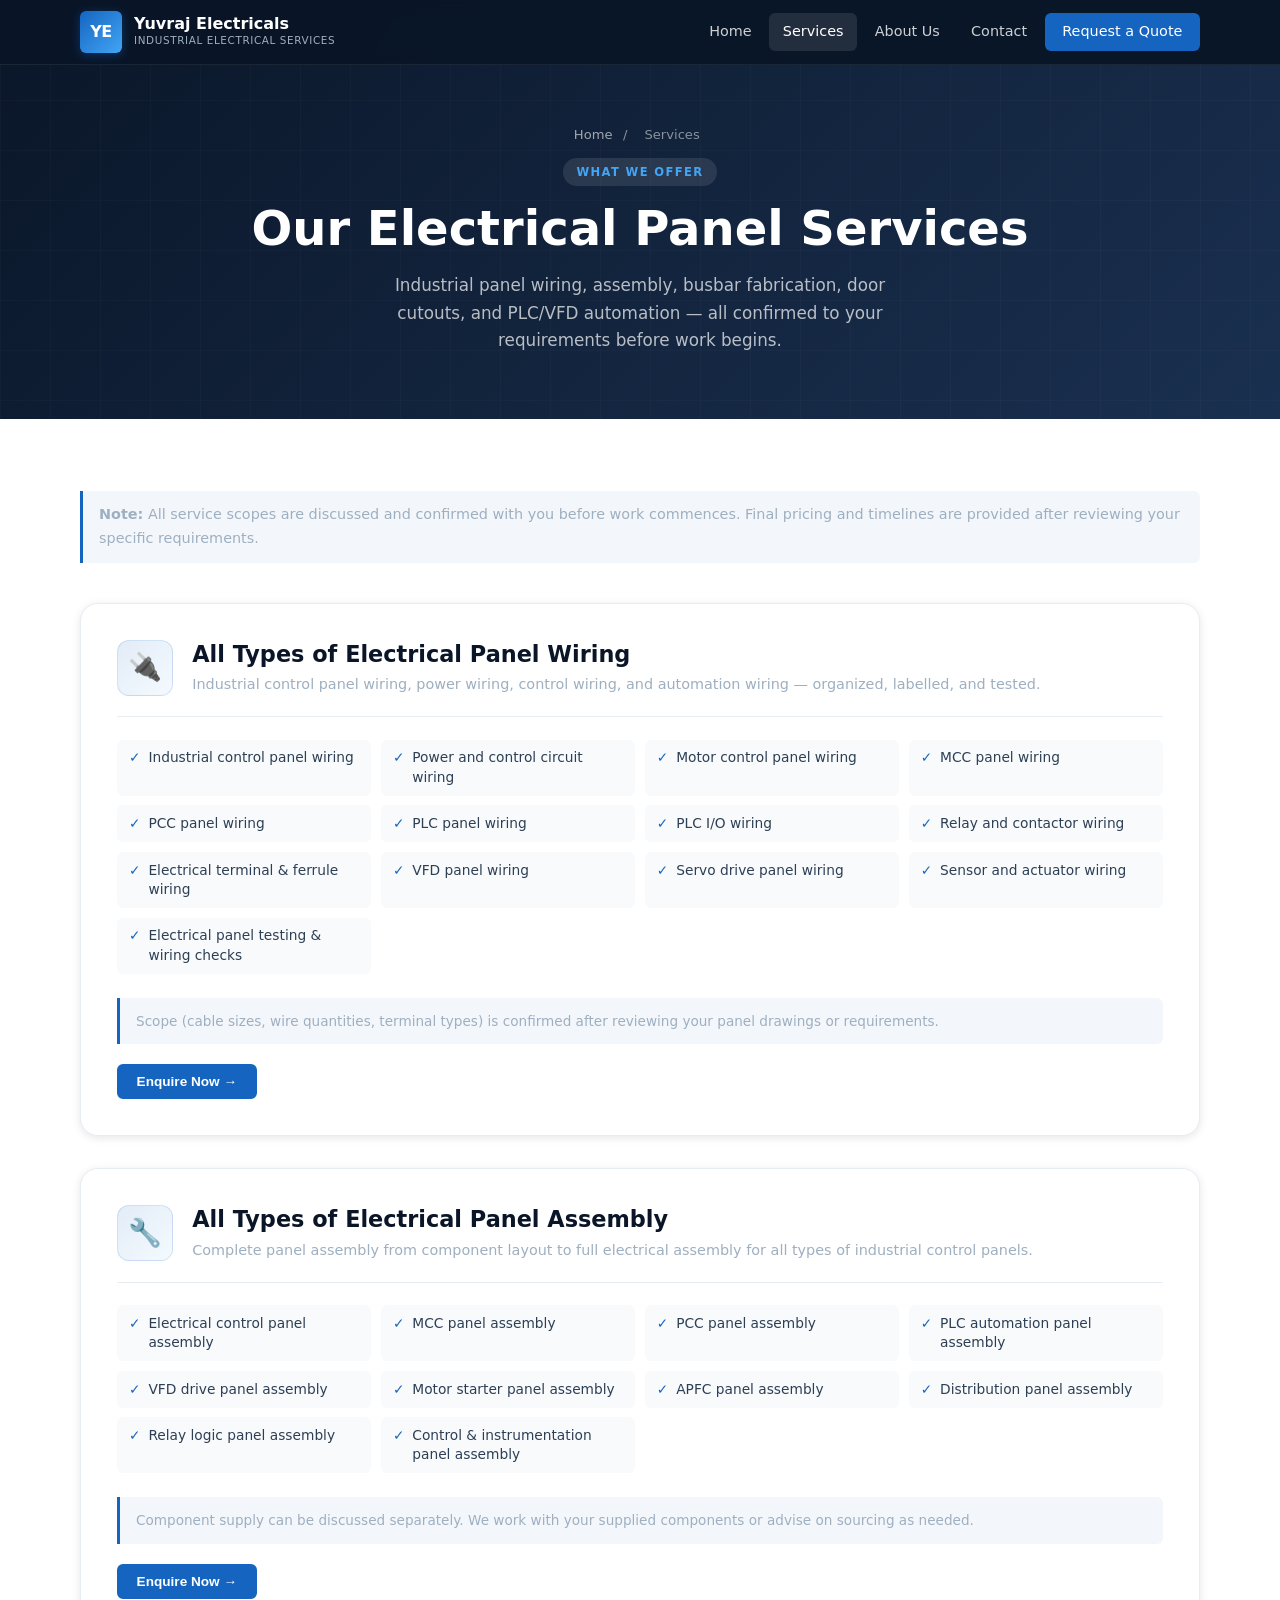
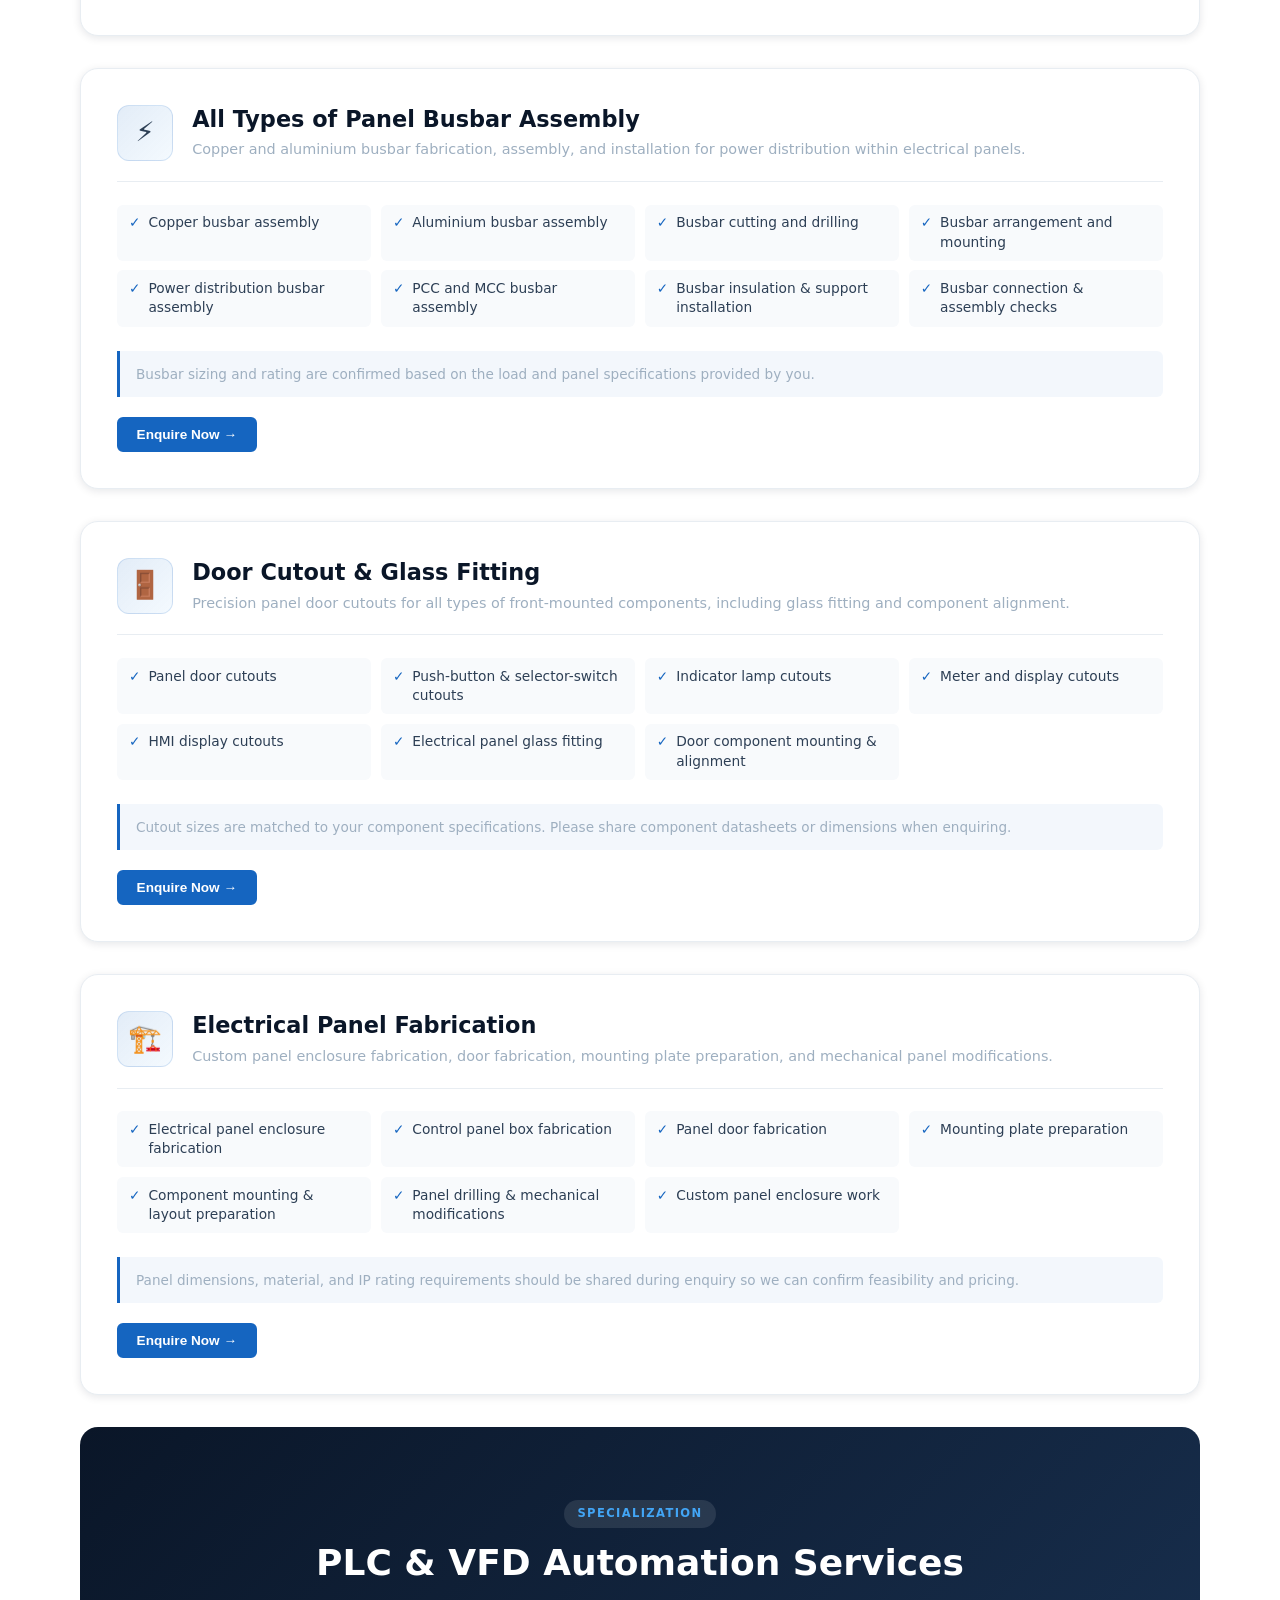
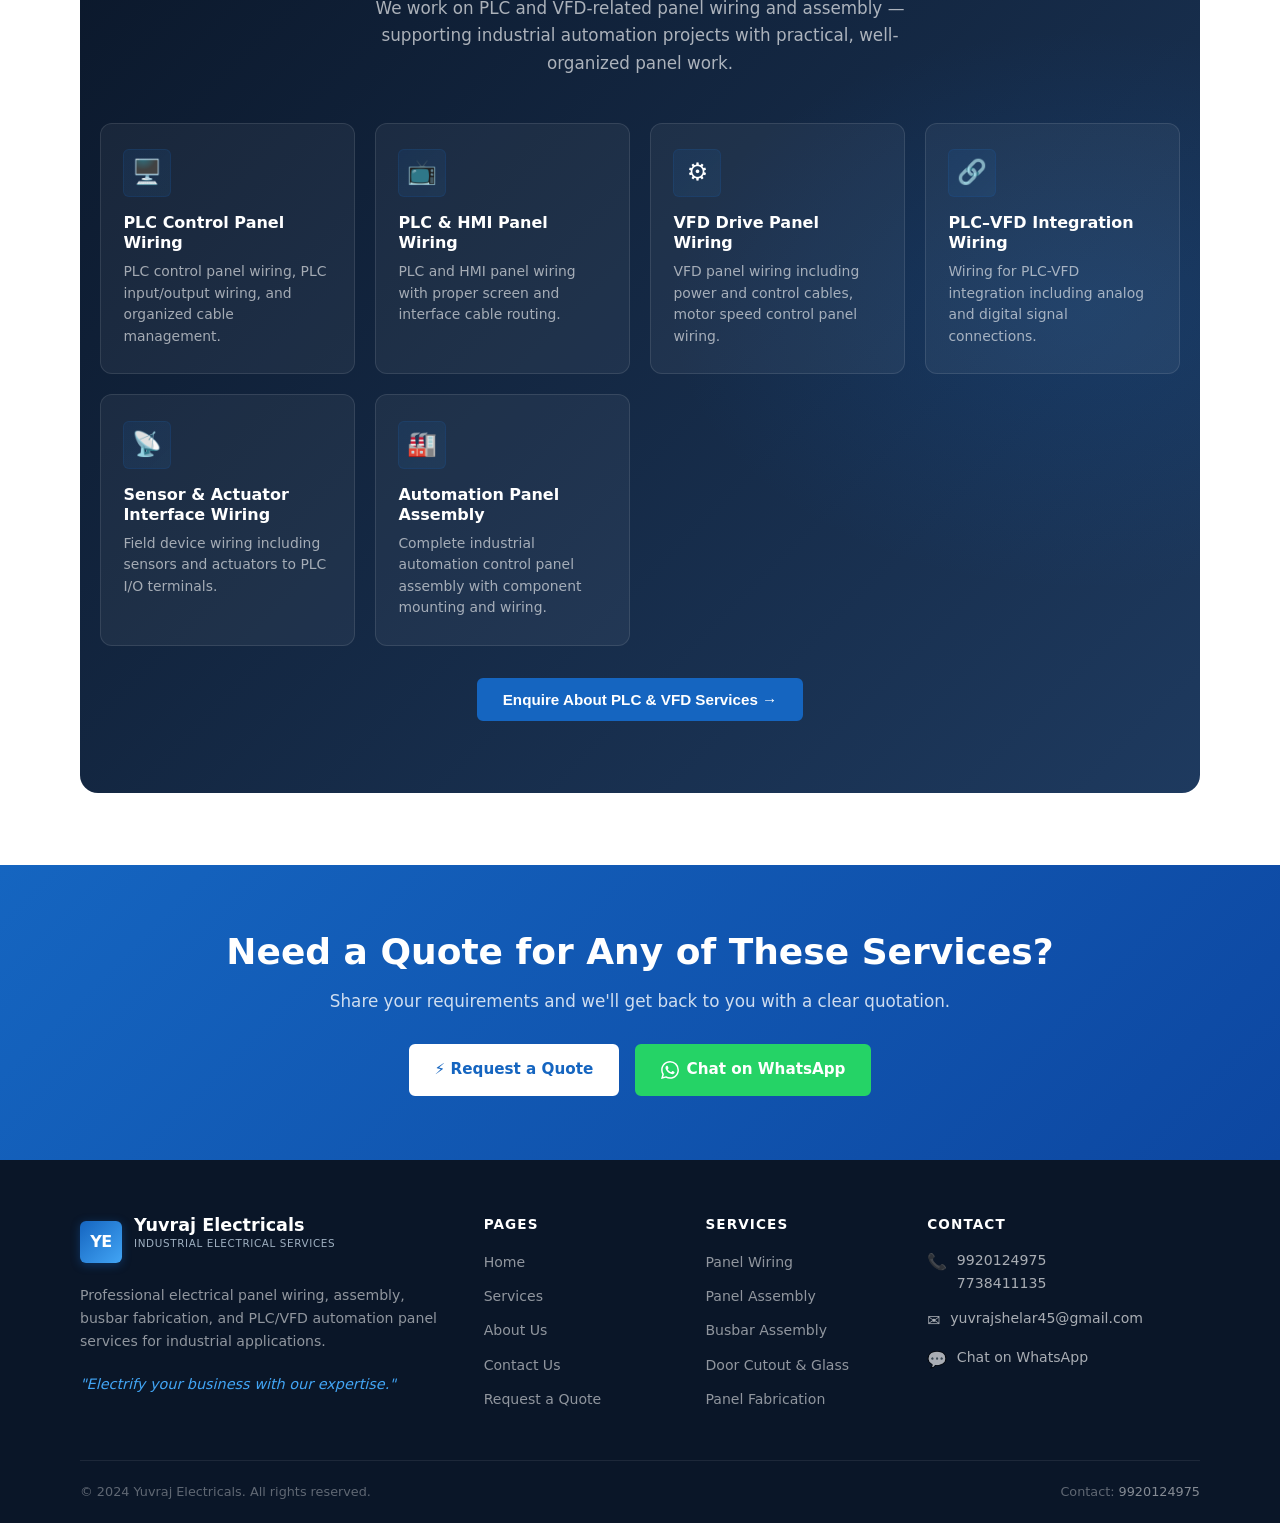
<file: services.html>
<!DOCTYPE html>
<html lang="en">
<head>
  <meta charset="UTF-8" />
  <meta name="viewport" content="width=device-width, initial-scale=1.0" />
  <title>Services – Yuvraj Electricals | Panel Wiring, Assembly, Busbar & PLC/VFD</title>
  <meta name="description" content="Yuvraj Electricals services: electrical panel wiring, panel assembly, busbar assembly, door cutout & glass fitting, panel fabrication, and PLC/VFD automation panel services." />
  <link rel="canonical" href="services.html" />
  <link rel="stylesheet" href="style.css" />
</head>
<body>

<!-- ======= NAVBAR ======= -->
<nav class="navbar" id="navbar" role="navigation" aria-label="Main navigation">
  <div class="nav-inner">
    <a href="index.html" class="nav-logo" aria-label="Yuvraj Electricals Home">
      <div class="logo-mark" aria-hidden="true">YE</div>
      <div class="logo-text">
        <span class="logo-name">Yuvraj Electricals</span>
        <span class="logo-sub">Industrial Electrical Services</span>
      </div>
    </a>
    <div class="nav-links" role="menubar">
      <a href="index.html" role="menuitem">Home</a>
      <a href="services.html" role="menuitem" class="active">Services</a>
      <a href="about.html" role="menuitem">About Us</a>
      <a href="contact.html" role="menuitem">Contact</a>
      <a href="contact.html" class="nav-cta" role="menuitem">Request a Quote</a>
    </div>
    <button class="hamburger" id="hamburger" aria-label="Toggle mobile menu" aria-expanded="false" aria-controls="mobileMenu">
      <span></span><span></span><span></span>
    </button>
  </div>
  <nav class="mobile-menu" id="mobileMenu" aria-label="Mobile navigation">
    <a href="index.html">Home</a>
    <a href="services.html">Services</a>
    <a href="about.html">About Us</a>
    <a href="contact.html">Contact</a>
    <a href="contact.html" class="mob-cta">⚡ Request a Quote</a>
  </nav>
</nav>

<!-- ======= PAGE HERO ======= -->
<section class="page-hero" aria-labelledby="services-page-heading">
  <div class="container page-hero-inner">
    <nav class="breadcrumb" aria-label="Breadcrumb">
      <a href="index.html">Home</a><span aria-hidden="true"> / </span><span>Services</span>
    </nav>
    <span class="section-label" style="background:rgba(255,255,255,0.1);color:#42a5f5;">What We Offer</span>
    <h1 id="services-page-heading">Our Electrical Panel Services</h1>
    <p>Industrial panel wiring, assembly, busbar fabrication, door cutouts, and PLC/VFD automation — all confirmed to your requirements before work begins.</p>
  </div>
</section>

<!-- ======= SERVICES CONTENT ======= -->
<main class="section-pad" id="main-content">
  <div class="container">

    <!-- NOTE: Services intro -->
    <div class="service-note" style="margin-bottom:2.5rem;font-size:0.9rem;">
      <strong>Note:</strong> All service scopes are discussed and confirmed with you before work commences. Final pricing and timelines are provided after reviewing your specific requirements.
    </div>

    <!-- ===== SERVICE 1: PANEL WIRING ===== -->
    <article class="service-detail-card" id="panel-wiring" aria-labelledby="svc1-heading">
      <div class="service-detail-header">
        <div class="service-detail-icon" aria-hidden="true">🔌</div>
        <div class="service-detail-title">
          <h3 id="svc1-heading">All Types of Electrical Panel Wiring</h3>
          <p>Industrial control panel wiring, power wiring, control wiring, and automation wiring — organized, labelled, and tested.</p>
        </div>
      </div>
      <div class="sub-services-grid" aria-label="Panel wiring subservices">
        <div class="sub-service-item">Industrial control panel wiring</div>
        <div class="sub-service-item">Power and control circuit wiring</div>
        <div class="sub-service-item">Motor control panel wiring</div>
        <div class="sub-service-item">MCC panel wiring</div>
        <div class="sub-service-item">PCC panel wiring</div>
        <div class="sub-service-item">PLC panel wiring</div>
        <div class="sub-service-item">PLC I/O wiring</div>
        <div class="sub-service-item">Relay and contactor wiring</div>
        <div class="sub-service-item">Electrical terminal &amp; ferrule wiring</div>
        <div class="sub-service-item">VFD panel wiring</div>
        <div class="sub-service-item">Servo drive panel wiring</div>
        <div class="sub-service-item">Sensor and actuator wiring</div>
        <div class="sub-service-item">Electrical panel testing &amp; wiring checks</div>
      </div>
      <div class="service-note">Scope (cable sizes, wire quantities, terminal types) is confirmed after reviewing your panel drawings or requirements.</div>
      <button class="btn btn-primary btn-sm" data-service-enquire="Panel Wiring" aria-label="Enquire about Panel Wiring">Enquire Now →</button>
    </article>

    <!-- ===== SERVICE 2: PANEL ASSEMBLY ===== -->
    <article class="service-detail-card" id="panel-assembly" aria-labelledby="svc2-heading">
      <div class="service-detail-header">
        <div class="service-detail-icon" aria-hidden="true">🔧</div>
        <div class="service-detail-title">
          <h3 id="svc2-heading">All Types of Electrical Panel Assembly</h3>
          <p>Complete panel assembly from component layout to full electrical assembly for all types of industrial control panels.</p>
        </div>
      </div>
      <div class="sub-services-grid" aria-label="Panel assembly subservices">
        <div class="sub-service-item">Electrical control panel assembly</div>
        <div class="sub-service-item">MCC panel assembly</div>
        <div class="sub-service-item">PCC panel assembly</div>
        <div class="sub-service-item">PLC automation panel assembly</div>
        <div class="sub-service-item">VFD drive panel assembly</div>
        <div class="sub-service-item">Motor starter panel assembly</div>
        <div class="sub-service-item">APFC panel assembly</div>
        <div class="sub-service-item">Distribution panel assembly</div>
        <div class="sub-service-item">Relay logic panel assembly</div>
        <div class="sub-service-item">Control &amp; instrumentation panel assembly</div>
      </div>
      <div class="service-note">Component supply can be discussed separately. We work with your supplied components or advise on sourcing as needed.</div>
      <button class="btn btn-primary btn-sm" data-service-enquire="Panel Assembly" aria-label="Enquire about Panel Assembly">Enquire Now →</button>
    </article>

    <!-- ===== SERVICE 3: BUSBAR ASSEMBLY ===== -->
    <article class="service-detail-card" id="busbar" aria-labelledby="svc3-heading">
      <div class="service-detail-header">
        <div class="service-detail-icon" aria-hidden="true">⚡</div>
        <div class="service-detail-title">
          <h3 id="svc3-heading">All Types of Panel Busbar Assembly</h3>
          <p>Copper and aluminium busbar fabrication, assembly, and installation for power distribution within electrical panels.</p>
        </div>
      </div>
      <div class="sub-services-grid" aria-label="Busbar assembly subservices">
        <div class="sub-service-item">Copper busbar assembly</div>
        <div class="sub-service-item">Aluminium busbar assembly</div>
        <div class="sub-service-item">Busbar cutting and drilling</div>
        <div class="sub-service-item">Busbar arrangement and mounting</div>
        <div class="sub-service-item">Power distribution busbar assembly</div>
        <div class="sub-service-item">PCC and MCC busbar assembly</div>
        <div class="sub-service-item">Busbar insulation &amp; support installation</div>
        <div class="sub-service-item">Busbar connection &amp; assembly checks</div>
      </div>
      <div class="service-note">Busbar sizing and rating are confirmed based on the load and panel specifications provided by you.</div>
      <button class="btn btn-primary btn-sm" data-service-enquire="Busbar Assembly" aria-label="Enquire about Busbar Assembly">Enquire Now →</button>
    </article>

    <!-- ===== SERVICE 4: DOOR CUTOUT & GLASS FITTING ===== -->
    <article class="service-detail-card" id="door-cutout" aria-labelledby="svc4-heading">
      <div class="service-detail-header">
        <div class="service-detail-icon" aria-hidden="true">🚪</div>
        <div class="service-detail-title">
          <h3 id="svc4-heading">Door Cutout &amp; Glass Fitting</h3>
          <p>Precision panel door cutouts for all types of front-mounted components, including glass fitting and component alignment.</p>
        </div>
      </div>
      <div class="sub-services-grid" aria-label="Door cutout and glass fitting subservices">
        <div class="sub-service-item">Panel door cutouts</div>
        <div class="sub-service-item">Push-button &amp; selector-switch cutouts</div>
        <div class="sub-service-item">Indicator lamp cutouts</div>
        <div class="sub-service-item">Meter and display cutouts</div>
        <div class="sub-service-item">HMI display cutouts</div>
        <div class="sub-service-item">Electrical panel glass fitting</div>
        <div class="sub-service-item">Door component mounting &amp; alignment</div>
      </div>
      <div class="service-note">Cutout sizes are matched to your component specifications. Please share component datasheets or dimensions when enquiring.</div>
      <button class="btn btn-primary btn-sm" data-service-enquire="Door Cutout & Glass Fitting" aria-label="Enquire about Door Cutout and Glass Fitting">Enquire Now →</button>
    </article>

    <!-- ===== SERVICE 5: PANEL FABRICATION ===== -->
    <article class="service-detail-card" id="fabrication" aria-labelledby="svc5-heading">
      <div class="service-detail-header">
        <div class="service-detail-icon" aria-hidden="true">🏗️</div>
        <div class="service-detail-title">
          <h3 id="svc5-heading">Electrical Panel Fabrication</h3>
          <p>Custom panel enclosure fabrication, door fabrication, mounting plate preparation, and mechanical panel modifications.</p>
        </div>
      </div>
      <div class="sub-services-grid" aria-label="Panel fabrication subservices">
        <div class="sub-service-item">Electrical panel enclosure fabrication</div>
        <div class="sub-service-item">Control panel box fabrication</div>
        <div class="sub-service-item">Panel door fabrication</div>
        <div class="sub-service-item">Mounting plate preparation</div>
        <div class="sub-service-item">Component mounting &amp; layout preparation</div>
        <div class="sub-service-item">Panel drilling &amp; mechanical modifications</div>
        <div class="sub-service-item">Custom panel enclosure work</div>
      </div>
      <div class="service-note">Panel dimensions, material, and IP rating requirements should be shared during enquiry so we can confirm feasibility and pricing.</div>
      <button class="btn btn-primary btn-sm" data-service-enquire="Panel Fabrication" aria-label="Enquire about Panel Fabrication">Enquire Now →</button>
    </article>

    <!-- ===== PLC & VFD FEATURE BLOCK ===== -->
    <section class="automation-section section-pad" style="border-radius:var(--radius-lg);margin-top:2rem;" aria-labelledby="plc-vfd-heading">
      <div class="container">
        <div class="section-header">
          <span class="section-label" style="background:rgba(255,255,255,0.1);color:#42a5f5;">Specialization</span>
          <h2 id="plc-vfd-heading" class="text-white">PLC &amp; VFD Automation Services</h2>
          <p style="color:rgba(255,255,255,0.65);max-width:600px;margin:0 auto;">We work on PLC and VFD-related panel wiring and assembly — supporting industrial automation projects with practical, well-organized panel work.</p>
        </div>
        <div class="services-grid" style="margin-top:1.5rem;">
          <div class="service-card" style="background:rgba(255,255,255,0.05);border-color:rgba(255,255,255,0.1);">
            <div class="service-icon" aria-hidden="true">🖥️</div>
            <h3 style="color:var(--white);">PLC Control Panel Wiring</h3>
            <p style="color:rgba(255,255,255,0.6);">PLC control panel wiring, PLC input/output wiring, and organized cable management.</p>
          </div>
          <div class="service-card" style="background:rgba(255,255,255,0.05);border-color:rgba(255,255,255,0.1);">
            <div class="service-icon" aria-hidden="true">📺</div>
            <h3 style="color:var(--white);">PLC &amp; HMI Panel Wiring</h3>
            <p style="color:rgba(255,255,255,0.6);">PLC and HMI panel wiring with proper screen and interface cable routing.</p>
          </div>
          <div class="service-card" style="background:rgba(255,255,255,0.05);border-color:rgba(255,255,255,0.1);">
            <div class="service-icon" aria-hidden="true">⚙️</div>
            <h3 style="color:var(--white);">VFD Drive Panel Wiring</h3>
            <p style="color:rgba(255,255,255,0.6);">VFD panel wiring including power and control cables, motor speed control panel wiring.</p>
          </div>
          <div class="service-card" style="background:rgba(255,255,255,0.05);border-color:rgba(255,255,255,0.1);">
            <div class="service-icon" aria-hidden="true">🔗</div>
            <h3 style="color:var(--white);">PLC–VFD Integration Wiring</h3>
            <p style="color:rgba(255,255,255,0.6);">Wiring for PLC-VFD integration including analog and digital signal connections.</p>
          </div>
          <div class="service-card" style="background:rgba(255,255,255,0.05);border-color:rgba(255,255,255,0.1);">
            <div class="service-icon" aria-hidden="true">📡</div>
            <h3 style="color:var(--white);">Sensor &amp; Actuator Interface Wiring</h3>
            <p style="color:rgba(255,255,255,0.6);">Field device wiring including sensors and actuators to PLC I/O terminals.</p>
          </div>
          <div class="service-card" style="background:rgba(255,255,255,0.05);border-color:rgba(255,255,255,0.1);">
            <div class="service-icon" aria-hidden="true">🏭</div>
            <h3 style="color:var(--white);">Automation Panel Assembly</h3>
            <p style="color:rgba(255,255,255,0.6);">Complete industrial automation control panel assembly with component mounting and wiring.</p>
          </div>
        </div>
        <div class="text-center" style="margin-top:2rem;">
          <button class="btn btn-primary" data-service-enquire="PLC & VFD Integration" aria-label="Enquire about PLC and VFD services">Enquire About PLC &amp; VFD Services →</button>
        </div>
      </div>
    </section>

  </div>
</main>

<!-- ======= CTA ======= -->
<section class="cta-section" aria-labelledby="services-cta-heading">
  <div class="container">
    <h2 id="services-cta-heading">Need a Quote for Any of These Services?</h2>
    <p>Share your requirements and we'll get back to you with a clear quotation.</p>
    <div class="cta-actions">
      <a href="contact.html" class="btn btn-cta-light">⚡ Request a Quote</a>
      <a href="https://wa.me/919920124975" target="_blank" rel="noopener noreferrer" class="btn btn-whatsapp">
        <svg width="18" height="18" viewBox="0 0 24 24" fill="currentColor" aria-hidden="true"><path d="M17.472 14.382c-.297-.149-1.758-.867-2.03-.967-.273-.099-.471-.148-.67.15-.197.297-.767.966-.94 1.164-.173.199-.347.223-.644.075-.297-.15-1.255-.463-2.39-1.475-.883-.788-1.48-1.761-1.653-2.059-.173-.297-.018-.458.13-.606.134-.133.298-.347.446-.52.149-.174.198-.298.298-.497.099-.198.05-.371-.025-.52-.075-.149-.669-1.612-.916-2.207-.242-.579-.487-.5-.669-.51-.173-.008-.371-.01-.57-.01-.198 0-.52.074-.792.372-.272.297-1.04 1.016-1.04 2.479 0 1.462 1.065 2.875 1.213 3.074.149.198 2.096 3.2 5.077 4.487.709.306 1.262.489 1.694.625.712.227 1.36.195 1.871.118.571-.085 1.758-.719 2.006-1.413.248-.694.248-1.289.173-1.413-.074-.124-.272-.198-.57-.347m-5.421 7.403h-.004a9.87 9.87 0 01-5.031-1.378l-.361-.214-3.741.982.998-3.648-.235-.374a9.86 9.86 0 01-1.51-5.26c.001-5.45 4.436-9.884 9.888-9.884 2.64 0 5.122 1.03 6.988 2.898a9.825 9.825 0 012.893 6.994c-.003 5.45-4.437 9.884-9.885 9.884m8.413-18.297A11.815 11.815 0 0012.05 0C5.495 0 .16 5.335.157 11.892c0 2.096.547 4.142 1.588 5.945L.057 24l6.305-1.654a11.882 11.882 0 005.683 1.448h.005c6.554 0 11.89-5.335 11.893-11.893a11.821 11.821 0 00-3.48-8.413z"/></svg>
        Chat on WhatsApp
      </a>
    </div>
  </div>
</section>

<!-- ======= FOOTER ======= -->
<footer role="contentinfo">
  <div class="container">
    <div class="footer-grid">
      <div class="footer-brand">
        <a href="index.html" class="nav-logo" style="margin-bottom:1rem;display:inline-flex;" aria-label="Yuvraj Electricals">
          <div class="logo-mark" aria-hidden="true">YE</div>
          <div class="logo-text">
            <span class="logo-name">Yuvraj Electricals</span>
            <span class="logo-sub">Industrial Electrical Services</span>
          </div>
        </a>
        <p class="footer-desc">Professional electrical panel wiring, assembly, busbar fabrication, and PLC/VFD automation panel services for industrial applications.</p>
        <p class="footer-tagline">"Electrify your business with our expertise."</p>
      </div>
      <div class="footer-col">
        <h4>Pages</h4>
        <ul>
          <li><a href="index.html">Home</a></li>
          <li><a href="services.html">Services</a></li>
          <li><a href="about.html">About Us</a></li>
          <li><a href="contact.html">Contact Us</a></li>
          <li><a href="contact.html">Request a Quote</a></li>
        </ul>
      </div>
      <div class="footer-col">
        <h4>Services</h4>
        <ul>
          <li><a href="#panel-wiring">Panel Wiring</a></li>
          <li><a href="#panel-assembly">Panel Assembly</a></li>
          <li><a href="#busbar">Busbar Assembly</a></li>
          <li><a href="#door-cutout">Door Cutout &amp; Glass</a></li>
          <li><a href="#fabrication">Panel Fabrication</a></li>
        </ul>
      </div>
      <div class="footer-col">
        <h4>Contact</h4>
        <div class="footer-contact-item">
          <span aria-hidden="true">📞</span>
          <div>
            <a href="tel:+919920124975">9920124975</a><br>
            <a href="tel:+917738411135">7738411135</a>
          </div>
        </div>
        <div class="footer-contact-item">
          <span aria-hidden="true">✉️</span>
          <a href="mailto:yuvrajshelar45@gmail.com">yuvrajshelar45@gmail.com</a>
        </div>
        <div class="footer-contact-item">
          <span aria-hidden="true">💬</span>
          <a href="https://wa.me/919920124975" target="_blank" rel="noopener noreferrer">Chat on WhatsApp</a>
        </div>
      </div>
    </div>
    <div class="footer-bottom">
      <span>© 2024 Yuvraj Electricals. All rights reserved.</span>
      <span>Contact: <a href="tel:+919920124975" style="color:rgba(255,255,255,0.5);">9920124975</a></span>
    </div>
  </div>
</footer>

<button class="back-to-top" id="backToTop" aria-label="Back to top">▲</button>
<script src="script.js"></script>
</body>
</html>
</file>
<file: style.css>
/* =============================================
   YUVRAJ ELECTRICALS - Main Stylesheet
   Primary: #0a1628 (dark navy)
   Secondary: #1e3a5f (navy blue)
   Accent: #1565c0 (electric blue)
   Light: #e8f0fe (pale blue)
   ============================================= */

*, *::before, *::after {
  box-sizing: border-box;
  margin: 0;
  padding: 0;
}

:root {
  --navy-dark: #0a1628;
  --navy: #1e3a5f;
  --navy-mid: #1a3050;
  --electric-blue: #1565c0;
  --electric-bright: #1976d2;
  --accent-glow: #42a5f5;
  --white: #ffffff;
  --off-white: #f8fafc;
  --light-gray: #e8edf2;
  --mid-gray: #9eafc0;
  --text-dark: #0d1b2e;
  --text-body: #2d3f55;
  --shadow-sm: 0 2px 8px rgba(10,22,40,0.10);
  --shadow-md: 0 4px 20px rgba(10,22,40,0.15);
  --shadow-lg: 0 8px 40px rgba(10,22,40,0.20);
  --radius-sm: 6px;
  --radius-md: 12px;
  --radius-lg: 18px;
  --transition: 0.25s ease;
  --font-main: 'Segoe UI', system-ui, -apple-system, sans-serif;
}

html {
  scroll-behavior: smooth;
  font-size: 16px;
}

body {
  font-family: var(--font-main);
  color: var(--text-body);
  background: var(--white);
  line-height: 1.65;
  overflow-x: hidden;
}

img {
  max-width: 100%;
  display: block;
}

a {
  color: inherit;
  text-decoration: none;
}

ul { list-style: none; }

/* ---- TYPOGRAPHY ---- */
h1, h2, h3, h4, h5 {
  font-weight: 700;
  line-height: 1.25;
  color: var(--text-dark);
}

h1 { font-size: clamp(1.9rem, 4.5vw, 3rem); }
h2 { font-size: clamp(1.5rem, 3vw, 2.25rem); }
h3 { font-size: clamp(1.1rem, 2.2vw, 1.4rem); }
h4 { font-size: 1rem; }

p { margin-bottom: 0.85rem; }
p:last-child { margin-bottom: 0; }

/* ---- UTILITY ---- */
.container {
  max-width: 1160px;
  margin: 0 auto;
  padding: 0 1.25rem;
}

.section-pad { padding: 4.5rem 0; }

.section-header {
  text-align: center;
  margin-bottom: 2.8rem;
}

.section-header h2 { margin-bottom: 0.6rem; }

.section-header p {
  color: var(--mid-gray);
  max-width: 600px;
  margin: 0 auto;
  font-size: 1.05rem;
}

.section-label {
  display: inline-block;
  background: var(--light-gray);
  color: var(--electric-blue);
  font-size: 0.72rem;
  font-weight: 700;
  letter-spacing: 0.12em;
  text-transform: uppercase;
  padding: 0.3rem 0.85rem;
  border-radius: 50px;
  margin-bottom: 0.75rem;
}

.text-center { text-align: center; }
.text-white { color: var(--white); }

/* ---- BUTTONS ---- */
.btn {
  display: inline-flex;
  align-items: center;
  gap: 0.45rem;
  padding: 0.7rem 1.5rem;
  border-radius: var(--radius-sm);
  font-size: 0.95rem;
  font-weight: 600;
  cursor: pointer;
  border: 2px solid transparent;
  transition: all var(--transition);
  text-decoration: none;
  white-space: nowrap;
}

.btn:focus-visible {
  outline: 3px solid var(--accent-glow);
  outline-offset: 3px;
}

.btn-primary {
  background: var(--electric-blue);
  color: var(--white);
  border-color: var(--electric-blue);
}

.btn-primary:hover {
  background: var(--electric-bright);
  border-color: var(--electric-bright);
  box-shadow: 0 4px 16px rgba(21,101,192,0.35);
  transform: translateY(-1px);
}

.btn-secondary {
  background: transparent;
  color: var(--white);
  border-color: rgba(255,255,255,0.6);
}

.btn-secondary:hover {
  background: rgba(255,255,255,0.12);
  border-color: var(--white);
}

.btn-outline {
  background: transparent;
  color: var(--electric-blue);
  border-color: var(--electric-blue);
}

.btn-outline:hover {
  background: var(--electric-blue);
  color: var(--white);
}

.btn-sm {
  padding: 0.5rem 1.1rem;
  font-size: 0.85rem;
}

.btn-whatsapp {
  background: #25d366;
  color: var(--white);
  border-color: #25d366;
}

.btn-whatsapp:hover {
  background: #1ebe57;
  border-color: #1ebe57;
  box-shadow: 0 4px 14px rgba(37,211,102,0.35);
  transform: translateY(-1px);
}

/* ---- NAVBAR ---- */
.navbar {
  position: fixed;
  top: 0;
  left: 0;
  right: 0;
  z-index: 1000;
  background: rgba(10,22,40,0.97);
  backdrop-filter: blur(8px);
  border-bottom: 1px solid rgba(255,255,255,0.07);
  transition: box-shadow var(--transition);
}

.navbar.scrolled { box-shadow: var(--shadow-lg); }

.nav-inner {
  display: flex;
  align-items: center;
  justify-content: space-between;
  height: 64px;
  padding: 0 1.25rem;
  max-width: 1160px;
  margin: 0 auto;
}

.nav-logo {
  display: flex;
  align-items: center;
  gap: 0.75rem;
  text-decoration: none;
}

.logo-mark {
  width: 42px;
  height: 42px;
  background: linear-gradient(135deg, var(--electric-blue) 0%, var(--accent-glow) 100%);
  border-radius: var(--radius-sm);
  display: flex;
  align-items: center;
  justify-content: center;
  font-size: 1rem;
  font-weight: 800;
  color: var(--white);
  letter-spacing: -0.03em;
  flex-shrink: 0;
  box-shadow: 0 2px 10px rgba(21,101,192,0.4);
}

.logo-text {
  display: flex;
  flex-direction: column;
}

.logo-name {
  font-size: 1rem;
  font-weight: 700;
  color: var(--white);
  line-height: 1.1;
}

.logo-sub {
  font-size: 0.65rem;
  color: var(--mid-gray);
  letter-spacing: 0.06em;
  text-transform: uppercase;
  font-weight: 500;
}

.nav-links {
  display: flex;
  align-items: center;
  gap: 0.25rem;
}

.nav-links a {
  color: rgba(255,255,255,0.8);
  font-size: 0.9rem;
  font-weight: 500;
  padding: 0.45rem 0.85rem;
  border-radius: var(--radius-sm);
  transition: all var(--transition);
  text-decoration: none;
}

.nav-links a:hover,
.nav-links a.active {
  color: var(--white);
  background: rgba(255,255,255,0.1);
}

.nav-cta {
  background: var(--electric-blue) !important;
  color: var(--white) !important;
  padding: 0.45rem 1.1rem !important;
}

.nav-cta:hover {
  background: var(--electric-bright) !important;
  box-shadow: 0 2px 10px rgba(21,101,192,0.4);
}

.hamburger {
  display: none;
  flex-direction: column;
  gap: 5px;
  cursor: pointer;
  padding: 0.4rem;
  background: none;
  border: none;
  border-radius: var(--radius-sm);
  transition: background var(--transition);
}

.hamburger:focus-visible { outline: 3px solid var(--accent-glow); }
.hamburger:hover { background: rgba(255,255,255,0.1); }

.hamburger span {
  display: block;
  width: 24px;
  height: 2px;
  background: var(--white);
  border-radius: 2px;
  transition: transform 0.3s ease, opacity 0.3s ease;
}

.hamburger.open span:nth-child(1) { transform: translateY(7px) rotate(45deg); }
.hamburger.open span:nth-child(2) { opacity: 0; }
.hamburger.open span:nth-child(3) { transform: translateY(-7px) rotate(-45deg); }

.mobile-menu {
  display: none;
  flex-direction: column;
  background: var(--navy-dark);
  border-top: 1px solid rgba(255,255,255,0.07);
  padding: 1rem 1.25rem 1.5rem;
  gap: 0.25rem;
}

.mobile-menu a {
  color: rgba(255,255,255,0.85);
  font-size: 1rem;
  font-weight: 500;
  padding: 0.7rem 0.85rem;
  border-radius: var(--radius-sm);
  text-decoration: none;
  transition: background var(--transition);
}

.mobile-menu a:hover { background: rgba(255,255,255,0.1); color: var(--white); }

.mobile-menu .mob-cta {
  margin-top: 0.5rem;
  background: var(--electric-blue);
  color: var(--white);
  text-align: center;
  font-weight: 600;
}

/* ---- HERO ---- */
.hero {
  min-height: 100vh;
  background: linear-gradient(135deg, var(--navy-dark) 0%, var(--navy-mid) 55%, #0f2544 100%);
  display: flex;
  align-items: center;
  position: relative;
  overflow: hidden;
  padding-top: 64px;
}

.hero::before {
  content: '';
  position: absolute;
  inset: 0;
  background:
    radial-gradient(ellipse 700px 500px at 80% 40%, rgba(21,101,192,0.14) 0%, transparent 70%),
    radial-gradient(ellipse 400px 400px at 10% 80%, rgba(66,165,245,0.07) 0%, transparent 60%);
  pointer-events: none;
}

/* Grid pattern overlay */
.hero::after {
  content: '';
  position: absolute;
  inset: 0;
  background-image: linear-gradient(rgba(255,255,255,0.025) 1px, transparent 1px),
                    linear-gradient(90deg, rgba(255,255,255,0.025) 1px, transparent 1px);
  background-size: 50px 50px;
  pointer-events: none;
}

.hero-inner {
  position: relative;
  z-index: 1;
  display: grid;
  grid-template-columns: 1fr 1fr;
  gap: 3rem;
  align-items: center;
  padding: 4rem 1.25rem;
  max-width: 1160px;
  margin: 0 auto;
  width: 100%;
}

.hero-badge {
  display: inline-flex;
  align-items: center;
  gap: 0.5rem;
  background: rgba(21,101,192,0.2);
  border: 1px solid rgba(66,165,245,0.3);
  border-radius: 50px;
  padding: 0.35rem 1rem;
  font-size: 0.78rem;
  font-weight: 600;
  color: var(--accent-glow);
  letter-spacing: 0.05em;
  text-transform: uppercase;
  margin-bottom: 1.2rem;
}

.hero-badge::before { content: '⚡'; }

.hero-content h1 {
  color: var(--white);
  margin-bottom: 1.1rem;
  font-size: clamp(2rem, 4.5vw, 3.2rem);
  line-height: 1.18;
}

.hero-content h1 span { color: var(--accent-glow); }

.hero-content p {
  color: rgba(255,255,255,0.75);
  font-size: 1.08rem;
  line-height: 1.7;
  margin-bottom: 1.8rem;
  max-width: 510px;
}

.hero-actions {
  display: flex;
  gap: 1rem;
  flex-wrap: wrap;
}

.hero-visual {
  display: flex;
  justify-content: center;
  align-items: center;
}

.hero-panel-graphic {
  width: 100%;
  max-width: 420px;
  aspect-ratio: 4/3;
  background: linear-gradient(145deg, rgba(30,58,95,0.8) 0%, rgba(10,22,40,0.9) 100%);
  border: 1px solid rgba(66,165,245,0.2);
  border-radius: var(--radius-lg);
  padding: 1.5rem;
  box-shadow: 0 20px 60px rgba(0,0,0,0.4), inset 0 1px 0 rgba(255,255,255,0.05);
  display: flex;
  flex-direction: column;
  gap: 1rem;
  position: relative;
  overflow: hidden;
}

.hero-panel-graphic::before {
  content: '';
  position: absolute;
  top: 0; left: 0; right: 0;
  height: 3px;
  background: linear-gradient(90deg, var(--electric-blue), var(--accent-glow));
}

.panel-header {
  display: flex;
  align-items: center;
  gap: 0.75rem;
  padding-bottom: 0.75rem;
  border-bottom: 1px solid rgba(255,255,255,0.08);
}

.panel-dot {
  width: 10px; height: 10px;
  border-radius: 50%;
}
.panel-dot.red { background: #ef5350; }
.panel-dot.yellow { background: #ffa726; }
.panel-dot.green { background: #66bb6a; }

.panel-title {
  color: rgba(255,255,255,0.5);
  font-size: 0.72rem;
  font-family: monospace;
  letter-spacing: 0.05em;
}

.panel-row {
  display: flex;
  gap: 0.75rem;
}

.panel-card {
  flex: 1;
  background: rgba(21,101,192,0.12);
  border: 1px solid rgba(66,165,245,0.15);
  border-radius: 8px;
  padding: 0.8rem;
}

.panel-card-label {
  font-size: 0.62rem;
  color: var(--mid-gray);
  text-transform: uppercase;
  letter-spacing: 0.08em;
  margin-bottom: 0.3rem;
  font-family: monospace;
}

.panel-card-value {
  font-size: 1.1rem;
  font-weight: 700;
  color: var(--accent-glow);
  font-family: monospace;
}

.panel-bar-row {
  display: flex;
  flex-direction: column;
  gap: 0.5rem;
}

.panel-bar { display: flex; align-items: center; gap: 0.6rem; }

.panel-bar-label {
  font-size: 0.65rem;
  color: var(--mid-gray);
  font-family: monospace;
  width: 28px;
}

.panel-bar-track {
  flex: 1;
  height: 6px;
  background: rgba(255,255,255,0.08);
  border-radius: 3px;
  overflow: hidden;
}

.panel-bar-fill {
  height: 100%;
  border-radius: 3px;
  background: linear-gradient(90deg, var(--electric-blue), var(--accent-glow));
}

.panel-status {
  display: flex;
  align-items: center;
  gap: 0.5rem;
  margin-top: 0.25rem;
}

.status-dot {
  width: 8px; height: 8px;
  border-radius: 50%;
  background: #66bb6a;
  box-shadow: 0 0 6px #66bb6a;
  animation: pulse 2s infinite;
}

@keyframes pulse {
  0%, 100% { opacity: 1; }
  50% { opacity: 0.5; }
}

.status-text {
  font-size: 0.68rem;
  color: #66bb6a;
  font-family: monospace;
  letter-spacing: 0.05em;
}

/* ---- SERVICES OVERVIEW (HOME) ---- */
.services-overview { background: var(--off-white); }

.services-grid {
  display: grid;
  grid-template-columns: repeat(auto-fit, minmax(210px, 1fr));
  gap: 1.25rem;
}

.service-card {
  background: var(--white);
  border: 1px solid var(--light-gray);
  border-radius: var(--radius-md);
  padding: 1.6rem 1.4rem;
  transition: all var(--transition);
  cursor: default;
  position: relative;
  overflow: hidden;
}

.service-card::before {
  content: '';
  position: absolute;
  top: 0; left: 0; right: 0;
  height: 3px;
  background: linear-gradient(90deg, var(--electric-blue), var(--accent-glow));
  opacity: 0;
  transition: opacity var(--transition);
}

.service-card:hover {
  box-shadow: var(--shadow-md);
  transform: translateY(-4px);
  border-color: rgba(21,101,192,0.2);
}

.service-card:hover::before { opacity: 1; }

.service-icon {
  width: 48px; height: 48px;
  background: linear-gradient(135deg, rgba(21,101,192,0.12), rgba(66,165,245,0.08));
  border: 1px solid rgba(21,101,192,0.15);
  border-radius: var(--radius-sm);
  display: flex;
  align-items: center;
  justify-content: center;
  font-size: 1.5rem;
  margin-bottom: 1rem;
}

.service-card h3 {
  font-size: 1rem;
  margin-bottom: 0.5rem;
  color: var(--navy-dark);
}

.service-card p {
  font-size: 0.87rem;
  color: var(--mid-gray);
  line-height: 1.55;
}

/* ---- AUTOMATION HIGHLIGHT ---- */
.automation-section {
  background: linear-gradient(135deg, var(--navy-dark) 0%, var(--navy) 100%);
  color: var(--white);
  position: relative;
  overflow: hidden;
}

.automation-section::before {
  content: '';
  position: absolute;
  inset: 0;
  background: radial-gradient(ellipse 600px 400px at 90% 50%, rgba(21,101,192,0.18) 0%, transparent 70%);
  pointer-events: none;
}

.automation-inner {
  position: relative;
  z-index: 1;
  display: grid;
  grid-template-columns: 1fr 1fr;
  gap: 3.5rem;
  align-items: center;
}

.automation-content .section-label { background: rgba(255,255,255,0.1); color: var(--accent-glow); }
.automation-content h2 { color: var(--white); }
.automation-content p { color: rgba(255,255,255,0.75); }

.automation-list { margin: 1.5rem 0; display: flex; flex-direction: column; gap: 0.65rem; }

.automation-list li {
  display: flex;
  align-items: flex-start;
  gap: 0.75rem;
  color: rgba(255,255,255,0.85);
  font-size: 0.95rem;
}

.automation-list li::before {
  content: '▸';
  color: var(--accent-glow);
  flex-shrink: 0;
  margin-top: 0.05rem;
  font-size: 0.9rem;
}

.automation-tags {
  display: flex;
  flex-wrap: wrap;
  gap: 0.6rem;
}

.auto-tag {
  background: rgba(21,101,192,0.25);
  border: 1px solid rgba(66,165,245,0.25);
  color: var(--accent-glow);
  font-size: 0.78rem;
  font-weight: 600;
  padding: 0.35rem 0.9rem;
  border-radius: 50px;
  letter-spacing: 0.03em;
}

/* ---- WHY CHOOSE US ---- */
.why-grid {
  display: grid;
  grid-template-columns: repeat(auto-fit, minmax(230px, 1fr));
  gap: 1.5rem;
}

.why-card {
  background: var(--white);
  border: 1px solid var(--light-gray);
  border-radius: var(--radius-md);
  padding: 1.8rem 1.5rem;
  text-align: center;
  transition: all var(--transition);
}

.why-card:hover {
  box-shadow: var(--shadow-md);
  border-color: rgba(21,101,192,0.2);
}

.why-icon {
  font-size: 2rem;
  margin-bottom: 1rem;
  display: block;
}

.why-card h3 {
  font-size: 1.02rem;
  margin-bottom: 0.5rem;
  color: var(--navy-dark);
}

.why-card p { font-size: 0.88rem; color: var(--mid-gray); }

/* ---- CTA SECTION ---- */
.cta-section {
  background: linear-gradient(135deg, var(--electric-blue) 0%, #0d47a1 100%);
  color: var(--white);
  text-align: center;
  padding: 4rem 0;
}

.cta-section h2 { color: var(--white); margin-bottom: 0.85rem; }
.cta-section p { color: rgba(255,255,255,0.8); margin-bottom: 1.8rem; font-size: 1.05rem; }

.cta-actions { display: flex; gap: 1rem; justify-content: center; flex-wrap: wrap; }

.btn-cta-light {
  background: var(--white);
  color: var(--electric-blue);
  border-color: var(--white);
}

.btn-cta-light:hover {
  background: var(--off-white);
  box-shadow: 0 4px 16px rgba(0,0,0,0.15);
  transform: translateY(-1px);
}

.btn-cta-outline {
  background: transparent;
  color: var(--white);
  border-color: rgba(255,255,255,0.6);
}

.btn-cta-outline:hover {
  background: rgba(255,255,255,0.15);
  border-color: var(--white);
}

/* ---- FOOTER ---- */
footer {
  background: var(--navy-dark);
  color: rgba(255,255,255,0.75);
  padding: 3.5rem 0 0;
}

.footer-grid {
  display: grid;
  grid-template-columns: 2fr 1fr 1fr 1.5fr;
  gap: 2.5rem;
  padding-bottom: 2.5rem;
  border-bottom: 1px solid rgba(255,255,255,0.08);
}

.footer-brand .logo-name { font-size: 1.1rem; }
.footer-brand .logo-sub { margin-bottom: 1rem; }

.footer-desc {
  font-size: 0.88rem;
  color: rgba(255,255,255,0.55);
  line-height: 1.65;
  margin-bottom: 1.2rem;
}

.footer-tagline {
  font-style: italic;
  color: var(--accent-glow);
  font-size: 0.9rem;
}

.footer-col h4 {
  color: var(--white);
  font-size: 0.85rem;
  font-weight: 700;
  letter-spacing: 0.08em;
  text-transform: uppercase;
  margin-bottom: 1rem;
}

.footer-col ul li { margin-bottom: 0.5rem; }

.footer-col ul li a {
  color: rgba(255,255,255,0.55);
  font-size: 0.88rem;
  transition: color var(--transition);
  text-decoration: none;
}

.footer-col ul li a:hover { color: var(--accent-glow); }

.footer-contact-item {
  display: flex;
  align-items: flex-start;
  gap: 0.6rem;
  margin-bottom: 0.75rem;
  color: rgba(255,255,255,0.65);
  font-size: 0.88rem;
}

.footer-contact-item span:first-child { font-size: 1rem; flex-shrink: 0; margin-top: 0.05rem; }

.footer-contact-item a {
  color: rgba(255,255,255,0.65);
  transition: color var(--transition);
}

.footer-contact-item a:hover { color: var(--accent-glow); }

.footer-bottom {
  padding: 1.25rem 0;
  display: flex;
  align-items: center;
  justify-content: space-between;
  font-size: 0.8rem;
  color: rgba(255,255,255,0.35);
}

/* ---- SERVICES PAGE ---- */
.page-hero {
  background: linear-gradient(135deg, var(--navy-dark) 0%, var(--navy-mid) 100%);
  padding: 7rem 0 4rem;
  text-align: center;
  position: relative;
  overflow: hidden;
}

.page-hero::after {
  content: '';
  position: absolute;
  inset: 0;
  background-image: linear-gradient(rgba(255,255,255,0.02) 1px, transparent 1px),
                    linear-gradient(90deg, rgba(255,255,255,0.02) 1px, transparent 1px);
  background-size: 50px 50px;
  pointer-events: none;
}

.page-hero-inner { position: relative; z-index: 1; }

.page-hero h1 { color: var(--white); margin-bottom: 0.85rem; }
.page-hero p { color: rgba(255,255,255,0.7); max-width: 560px; margin: 0 auto; font-size: 1.05rem; }

/* ---- SERVICE DETAIL CARDS ---- */
.service-detail-card {
  background: var(--white);
  border: 1px solid var(--light-gray);
  border-radius: var(--radius-lg);
  padding: 2.25rem;
  margin-bottom: 2rem;
  box-shadow: var(--shadow-sm);
  transition: box-shadow var(--transition);
}

.service-detail-card:hover { box-shadow: var(--shadow-md); }

.service-detail-header {
  display: flex;
  align-items: flex-start;
  gap: 1.2rem;
  margin-bottom: 1.4rem;
  padding-bottom: 1.2rem;
  border-bottom: 1px solid var(--light-gray);
}

.service-detail-icon {
  width: 56px; height: 56px;
  border-radius: var(--radius-md);
  display: flex;
  align-items: center;
  justify-content: center;
  font-size: 1.7rem;
  flex-shrink: 0;
  background: linear-gradient(135deg, rgba(21,101,192,0.12), rgba(66,165,245,0.06));
  border: 1px solid rgba(21,101,192,0.15);
}

.service-detail-title h3 { color: var(--navy-dark); margin-bottom: 0.35rem; }
.service-detail-title p { font-size: 0.9rem; color: var(--mid-gray); }

.sub-services-grid {
  display: grid;
  grid-template-columns: repeat(auto-fill, minmax(210px, 1fr));
  gap: 0.6rem;
  margin-bottom: 1.5rem;
}

.sub-service-item {
  display: flex;
  align-items: flex-start;
  gap: 0.5rem;
  background: var(--off-white);
  border-radius: var(--radius-sm);
  padding: 0.55rem 0.75rem;
  font-size: 0.86rem;
  color: var(--text-body);
  line-height: 1.4;
}

.sub-service-item::before {
  content: '✓';
  color: var(--electric-blue);
  font-weight: 700;
  flex-shrink: 0;
  font-size: 0.85rem;
}

.service-note {
  background: rgba(21,101,192,0.05);
  border-left: 3px solid var(--electric-blue);
  padding: 0.75rem 1rem;
  border-radius: 0 var(--radius-sm) var(--radius-sm) 0;
  font-size: 0.85rem;
  color: var(--mid-gray);
  margin-bottom: 1.25rem;
}

/* ---- ABOUT PAGE ---- */
.about-grid {
  display: grid;
  grid-template-columns: 1fr 1fr;
  gap: 3.5rem;
  align-items: center;
}

.about-visual {
  background: linear-gradient(145deg, var(--navy) 0%, var(--navy-dark) 100%);
  border-radius: var(--radius-lg);
  padding: 2.5rem;
  aspect-ratio: 4/3;
  display: flex;
  flex-direction: column;
  justify-content: center;
  gap: 1.25rem;
  position: relative;
  overflow: hidden;
}

.about-visual::before {
  content: '';
  position: absolute;
  top: -30%; right: -20%;
  width: 250px; height: 250px;
  border-radius: 50%;
  background: radial-gradient(circle, rgba(21,101,192,0.15) 0%, transparent 70%);
}

.about-stat {
  display: flex;
  align-items: center;
  gap: 1rem;
  background: rgba(255,255,255,0.05);
  border: 1px solid rgba(255,255,255,0.08);
  border-radius: var(--radius-md);
  padding: 1rem 1.25rem;
  position: relative;
  z-index: 1;
}

.about-stat-icon { font-size: 1.6rem; }

.about-stat-text strong {
  display: block;
  color: var(--white);
  font-size: 1.05rem;
}

.about-stat-text span {
  font-size: 0.8rem;
  color: rgba(255,255,255,0.5);
}

.about-content .section-label { display: inline-block; }
.about-content h2 { margin-bottom: 1.1rem; }
.about-content p { color: var(--text-body); margin-bottom: 0.9rem; }

.values-list { margin: 1.5rem 0; display: flex; flex-direction: column; gap: 0.75rem; }

.value-item {
  display: flex;
  align-items: flex-start;
  gap: 0.85rem;
  padding: 0.85rem 1rem;
  background: var(--off-white);
  border-radius: var(--radius-sm);
  border: 1px solid var(--light-gray);
}

.value-icon { font-size: 1.2rem; flex-shrink: 0; }
.value-text strong { display: block; color: var(--navy-dark); font-size: 0.9rem; margin-bottom: 0.15rem; }
.value-text span { font-size: 0.83rem; color: var(--mid-gray); }

/* ---- PROCESS SECTION ---- */
.process-steps {
  display: grid;
  grid-template-columns: repeat(auto-fit, minmax(200px, 1fr));
  gap: 1.5rem;
  margin-top: 2rem;
}

.step-card {
  text-align: center;
  padding: 1.75rem 1.25rem;
  background: var(--white);
  border: 1px solid var(--light-gray);
  border-radius: var(--radius-md);
  transition: all var(--transition);
  position: relative;
}

.step-card:hover { box-shadow: var(--shadow-md); transform: translateY(-3px); }

.step-number {
  width: 44px; height: 44px;
  background: linear-gradient(135deg, var(--electric-blue), var(--accent-glow));
  border-radius: 50%;
  display: flex;
  align-items: center;
  justify-content: center;
  font-size: 0.9rem;
  font-weight: 800;
  color: var(--white);
  margin: 0 auto 1rem;
}

.step-card h4 { color: var(--navy-dark); margin-bottom: 0.4rem; }
.step-card p { font-size: 0.85rem; color: var(--mid-gray); }

/* ---- CONTACT PAGE ---- */
.contact-grid {
  display: grid;
  grid-template-columns: 1fr 1.5fr;
  gap: 3rem;
  align-items: start;
}

.contact-info-card {
  background: var(--white);
  border: 1px solid var(--light-gray);
  border-radius: var(--radius-lg);
  padding: 2rem;
  box-shadow: var(--shadow-sm);
}

.contact-info-card h3 { color: var(--navy-dark); margin-bottom: 1.4rem; }

.contact-method {
  display: flex;
  align-items: flex-start;
  gap: 1rem;
  padding: 1rem 0;
  border-bottom: 1px solid var(--light-gray);
}

.contact-method:last-of-type { border-bottom: none; }

.contact-method-icon {
  width: 40px; height: 40px;
  border-radius: var(--radius-sm);
  display: flex;
  align-items: center;
  justify-content: center;
  font-size: 1.1rem;
  flex-shrink: 0;
}

.contact-method-icon.phone { background: rgba(21,101,192,0.1); }
.contact-method-icon.email { background: rgba(21,101,192,0.1); }
.contact-method-icon.whatsapp { background: rgba(37,211,102,0.1); }

.contact-method-body strong {
  display: block;
  color: var(--navy-dark);
  font-size: 0.85rem;
  font-weight: 600;
  margin-bottom: 0.25rem;
}

.contact-method-body a {
  color: var(--electric-blue);
  font-size: 0.95rem;
  font-weight: 600;
  display: block;
  text-decoration: none;
}

.contact-method-body a:hover { text-decoration: underline; }

.quick-actions {
  display: flex;
  flex-direction: column;
  gap: 0.65rem;
  margin-top: 1.5rem;
}

.quick-actions .btn { justify-content: center; }

/* ---- ENQUIRY FORM ---- */
.enquiry-form-card {
  background: var(--white);
  border: 1px solid var(--light-gray);
  border-radius: var(--radius-lg);
  padding: 2.25rem;
  box-shadow: var(--shadow-sm);
}

.enquiry-form-card h3 { color: var(--navy-dark); margin-bottom: 0.5rem; }
.form-note {
  font-size: 0.83rem;
  color: var(--mid-gray);
  margin-bottom: 1.5rem;
  display: flex;
  align-items: flex-start;
  gap: 0.4rem;
}

.form-grid {
  display: grid;
  grid-template-columns: 1fr 1fr;
  gap: 1rem;
}

.form-group { display: flex; flex-direction: column; gap: 0.35rem; }
.form-group.full { grid-column: 1 / -1; }

.form-group label {
  font-size: 0.85rem;
  font-weight: 600;
  color: var(--text-dark);
}

.form-group label .req { color: #e53935; margin-left: 2px; }

.form-group input,
.form-group select,
.form-group textarea {
  padding: 0.7rem 0.9rem;
  border: 1.5px solid var(--light-gray);
  border-radius: var(--radius-sm);
  font-size: 0.92rem;
  font-family: var(--font-main);
  color: var(--text-dark);
  background: var(--off-white);
  transition: border-color var(--transition), box-shadow var(--transition);
  width: 100%;
}

.form-group input:focus,
.form-group select:focus,
.form-group textarea:focus {
  outline: none;
  border-color: var(--electric-blue);
  box-shadow: 0 0 0 3px rgba(21,101,192,0.1);
  background: var(--white);
}

.form-group input.error,
.form-group select.error,
.form-group textarea.error {
  border-color: #e53935;
  box-shadow: 0 0 0 3px rgba(229,57,53,0.1);
}

.field-error {
  font-size: 0.78rem;
  color: #e53935;
  display: none;
}

.field-error.show { display: block; }

.form-group textarea { resize: vertical; min-height: 100px; }

.form-radio-group {
  display: flex;
  gap: 1rem;
  flex-wrap: wrap;
}

.form-radio-group label {
  display: flex;
  align-items: center;
  gap: 0.4rem;
  cursor: pointer;
  font-size: 0.88rem;
  font-weight: 500;
  color: var(--text-body);
}

.form-radio-group input[type="radio"] { width: auto; }

.form-submit { margin-top: 1.25rem; }

.form-success {
  display: none;
  text-align: center;
  padding: 1.5rem;
  background: rgba(37,211,102,0.07);
  border: 1px solid rgba(37,211,102,0.3);
  border-radius: var(--radius-md);
  margin-top: 1rem;
}

.form-success h4 { color: #2e7d32; margin-bottom: 0.4rem; }
.form-success p { font-size: 0.87rem; color: var(--mid-gray); }

/* ---- BACK TO TOP ---- */
.back-to-top {
  position: fixed;
  bottom: 1.5rem;
  right: 1.5rem;
  z-index: 900;
  width: 42px;
  height: 42px;
  background: var(--electric-blue);
  color: var(--white);
  border: none;
  border-radius: 50%;
  font-size: 1.1rem;
  cursor: pointer;
  box-shadow: var(--shadow-md);
  display: flex;
  align-items: center;
  justify-content: center;
  opacity: 0;
  transform: translateY(12px);
  transition: opacity 0.3s, transform 0.3s;
  pointer-events: none;
}

.back-to-top.visible {
  opacity: 1;
  transform: translateY(0);
  pointer-events: auto;
}

.back-to-top:hover { background: var(--electric-bright); }

/* ---- BREADCRUMB ---- */
.breadcrumb {
  padding: 0.75rem 0;
  font-size: 0.82rem;
  color: rgba(255,255,255,0.5);
}

.breadcrumb a { color: rgba(255,255,255,0.6); text-decoration: none; }
.breadcrumb a:hover { color: var(--accent-glow); }
.breadcrumb span { margin: 0 0.4rem; }

/* ---- RESPONSIVE ---- */
@media (max-width: 900px) {
  .hero-inner { grid-template-columns: 1fr; text-align: center; }
  .hero-content p { max-width: 100%; }
  .hero-actions { justify-content: center; }
  .hero-visual { max-width: 360px; margin: 0 auto; }
  .automation-inner { grid-template-columns: 1fr; }
  .about-grid { grid-template-columns: 1fr; }
  .contact-grid { grid-template-columns: 1fr; }
  .footer-grid { grid-template-columns: 1fr 1fr; }
}

@media (max-width: 768px) {
  .nav-links { display: none; }
  .hamburger { display: flex; }
  .mobile-menu { display: flex; }
  .mobile-menu.open { display: flex; }
  .mobile-menu:not(.open) { display: none; }

  .section-pad { padding: 3rem 0; }
  .form-grid { grid-template-columns: 1fr; }
  .form-grid .form-group.full { grid-column: 1; }
}

@media (max-width: 560px) {
  .footer-grid { grid-template-columns: 1fr; gap: 1.75rem; }
  .footer-bottom { flex-direction: column; gap: 0.4rem; text-align: center; }
  .hero-panel-graphic { max-width: 300px; }
  .sub-services-grid { grid-template-columns: 1fr; }
}
</file>
